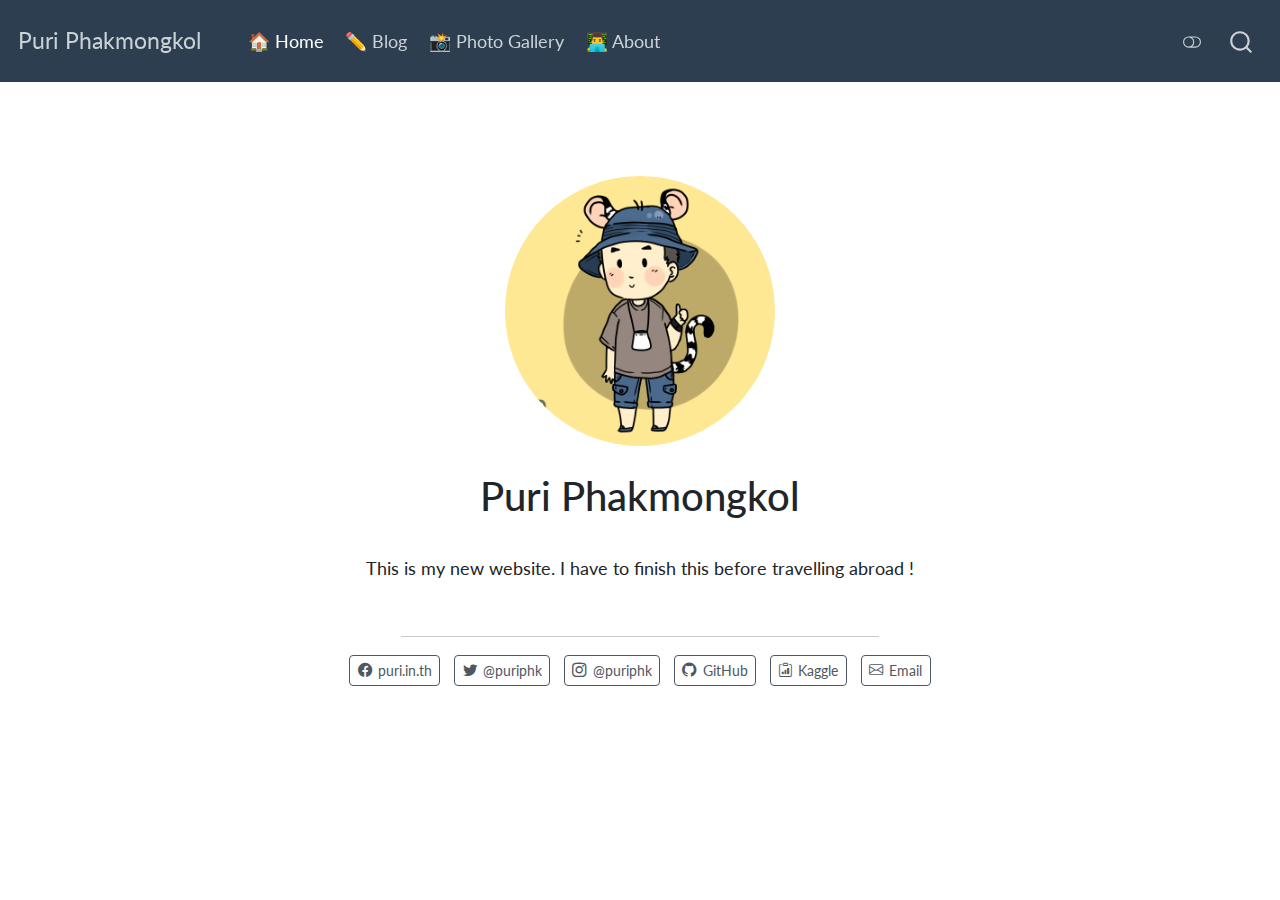
<file: _site/index.html>
<!DOCTYPE html>
<html xmlns="http://www.w3.org/1999/xhtml" lang="en" xml:lang="en"><head>

<meta charset="utf-8">
<meta name="generator" content="quarto-1.2.313">

<meta name="viewport" content="width=device-width, initial-scale=1.0, user-scalable=yes">


<title>Puri Phakmongkol</title>
<style>
code{white-space: pre-wrap;}
span.smallcaps{font-variant: small-caps;}
div.columns{display: flex; gap: min(4vw, 1.5em);}
div.column{flex: auto; overflow-x: auto;}
div.hanging-indent{margin-left: 1.5em; text-indent: -1.5em;}
ul.task-list{list-style: none;}
ul.task-list li input[type="checkbox"] {
  width: 0.8em;
  margin: 0 0.8em 0.2em -1.6em;
  vertical-align: middle;
}
</style>


<script src="site_libs/quarto-nav/quarto-nav.js"></script>
<script src="site_libs/quarto-nav/headroom.min.js"></script>
<script src="site_libs/clipboard/clipboard.min.js"></script>
<script src="site_libs/quarto-search/autocomplete.umd.js"></script>
<script src="site_libs/quarto-search/fuse.min.js"></script>
<script src="site_libs/quarto-search/quarto-search.js"></script>
<meta name="quarto:offset" content="./">
<link href="./images/profile.jpg" rel="icon" type="image/jpeg">
<script src="site_libs/quarto-html/quarto.js"></script>
<script src="site_libs/quarto-html/popper.min.js"></script>
<script src="site_libs/quarto-html/tippy.umd.min.js"></script>
<link href="site_libs/quarto-html/tippy.css" rel="stylesheet">
<link href="site_libs/quarto-html/quarto-syntax-highlighting.css" rel="stylesheet" class="quarto-color-scheme" id="quarto-text-highlighting-styles">
<link href="site_libs/quarto-html/quarto-syntax-highlighting-dark.css" rel="prefetch" class="quarto-color-scheme quarto-color-alternate" id="quarto-text-highlighting-styles">
<script src="site_libs/bootstrap/bootstrap.min.js"></script>
<link href="site_libs/bootstrap/bootstrap-icons.css" rel="stylesheet">
<link href="site_libs/bootstrap/bootstrap.min.css" rel="stylesheet" class="quarto-color-scheme" id="quarto-bootstrap" data-mode="light">
<link href="site_libs/bootstrap/bootstrap-dark.min.css" rel="prefetch" class="quarto-color-scheme quarto-color-alternate" id="quarto-bootstrap" data-mode="dark">
<script id="quarto-search-options" type="application/json">{
  "location": "navbar",
  "copy-button": false,
  "collapse-after": 3,
  "panel-placement": "end",
  "type": "overlay",
  "limit": 20,
  "language": {
    "search-no-results-text": "No results",
    "search-matching-documents-text": "matching documents",
    "search-copy-link-title": "Copy link to search",
    "search-hide-matches-text": "Hide additional matches",
    "search-more-match-text": "more match in this document",
    "search-more-matches-text": "more matches in this document",
    "search-clear-button-title": "Clear",
    "search-detached-cancel-button-title": "Cancel",
    "search-submit-button-title": "Submit"
  }
}</script>


<link rel="stylesheet" href="styles.css">
</head>

<body class="nav-fixed fullcontent">

<div id="quarto-search-results"></div>
  <header id="quarto-header" class="headroom fixed-top">
    <nav class="navbar navbar-expand-lg navbar-dark ">
      <div class="navbar-container container-fluid">
      <div class="navbar-brand-container">
    <a class="navbar-brand" href="./index.html">
    <span class="navbar-title">Puri Phakmongkol</span>
    </a>
  </div>
          <button class="navbar-toggler" type="button" data-bs-toggle="collapse" data-bs-target="#navbarCollapse" aria-controls="navbarCollapse" aria-expanded="false" aria-label="Toggle navigation" onclick="if (window.quartoToggleHeadroom) { window.quartoToggleHeadroom(); }">
  <span class="navbar-toggler-icon"></span>
</button>
          <div class="collapse navbar-collapse" id="navbarCollapse">
            <ul class="navbar-nav navbar-nav-scroll me-auto">
  <li class="nav-item">
    <a class="nav-link active" href="./index.html" aria-current="page">
 <span class="menu-text">🏠 Home</span></a>
  </li>  
  <li class="nav-item">
    <a class="nav-link" href="./blog/index.html">
 <span class="menu-text">✏️ Blog</span></a>
  </li>  
  <li class="nav-item">
    <a class="nav-link" href="./gallery/index.html">
 <span class="menu-text">📸 Photo Gallery</span></a>
  </li>  
  <li class="nav-item">
    <a class="nav-link" href="./pages/about.html">
 <span class="menu-text">👨‍💻 About</span></a>
  </li>  
</ul>
              <div class="quarto-toggle-container">
                  <a href="" class="quarto-color-scheme-toggle nav-link" onclick="window.quartoToggleColorScheme(); return false;" title="Toggle dark mode"><i class="bi"></i></a>
              </div>
              <div id="quarto-search" class="" title="Search"></div>
          </div> <!-- /navcollapse -->
      </div> <!-- /container-fluid -->
    </nav>
</header>
<!-- content -->
<div id="quarto-content" class="quarto-container page-columns page-rows-contents page-layout-article page-navbar">
<!-- sidebar -->
<!-- margin-sidebar -->
    
<!-- main -->
<div class="quarto-about-jolla">
  <img src="images/profile.jpg" class="about-image
  round " style="height: 15em; width: 15em;">
 <header id="title-block-header" class="quarto-title-block default">
<div class="quarto-title">
<h1 class="title">Puri Phakmongkol</h1>
</div>
<div class="quarto-title-meta">
  </div>
</header><main class="content" id="quarto-document-content">
<p>This is my new website. I have to finish this before travelling abroad !</p>


</main> 
  <hr class="about-sep">
   <div class="about-links">
  <a href="https://fb.com/purixinth" class="about-link">
    <i class="bi bi-facebook"></i>
     <span class="about-link-text">puri.in.th</span>
  </a>
  <a href="https://twitter.com/puriphk" class="about-link">
    <i class="bi bi-twitter"></i>
     <span class="about-link-text"><span class="citation" data-cites="puriphk">@puriphk</span></span>
  </a>
  <a href="https://instagram.com/puriphk" class="about-link">
    <i class="bi bi-instagram"></i>
     <span class="about-link-text"><span class="citation" data-cites="puriphk">@puriphk</span></span>
  </a>
  <a href="https://github.com/suakow" class="about-link">
    <i class="bi bi-github"></i>
     <span class="about-link-text">GitHub</span>
  </a>
  <a href="https://www.kaggle.com/suakao" class="about-link">
    <i class="bi bi-clipboard-data"></i>
     <span class="about-link-text">Kaggle</span>
  </a>
  <a href="mailto:me@puri.in.th" class="about-link">
    <i class="bi bi-envelope"></i>
     <span class="about-link-text">Email</span>
  </a>
</div>
</div>
 <!-- /main -->
<script id="quarto-html-after-body" type="application/javascript">
window.document.addEventListener("DOMContentLoaded", function (event) {
  const toggleBodyColorMode = (bsSheetEl) => {
    const mode = bsSheetEl.getAttribute("data-mode");
    const bodyEl = window.document.querySelector("body");
    if (mode === "dark") {
      bodyEl.classList.add("quarto-dark");
      bodyEl.classList.remove("quarto-light");
    } else {
      bodyEl.classList.add("quarto-light");
      bodyEl.classList.remove("quarto-dark");
    }
  }
  const toggleBodyColorPrimary = () => {
    const bsSheetEl = window.document.querySelector("link#quarto-bootstrap");
    if (bsSheetEl) {
      toggleBodyColorMode(bsSheetEl);
    }
  }
  toggleBodyColorPrimary();  
  const disableStylesheet = (stylesheets) => {
    for (let i=0; i < stylesheets.length; i++) {
      const stylesheet = stylesheets[i];
      stylesheet.rel = 'prefetch';
    }
  }
  const enableStylesheet = (stylesheets) => {
    for (let i=0; i < stylesheets.length; i++) {
      const stylesheet = stylesheets[i];
      stylesheet.rel = 'stylesheet';
    }
  }
  const manageTransitions = (selector, allowTransitions) => {
    const els = window.document.querySelectorAll(selector);
    for (let i=0; i < els.length; i++) {
      const el = els[i];
      if (allowTransitions) {
        el.classList.remove('notransition');
      } else {
        el.classList.add('notransition');
      }
    }
  }
  const toggleColorMode = (alternate) => {
    // Switch the stylesheets
    const alternateStylesheets = window.document.querySelectorAll('link.quarto-color-scheme.quarto-color-alternate');
    manageTransitions('#quarto-margin-sidebar .nav-link', false);
    if (alternate) {
      enableStylesheet(alternateStylesheets);
      for (const sheetNode of alternateStylesheets) {
        if (sheetNode.id === "quarto-bootstrap") {
          toggleBodyColorMode(sheetNode);
        }
      }
    } else {
      disableStylesheet(alternateStylesheets);
      toggleBodyColorPrimary();
    }
    manageTransitions('#quarto-margin-sidebar .nav-link', true);
    // Switch the toggles
    const toggles = window.document.querySelectorAll('.quarto-color-scheme-toggle');
    for (let i=0; i < toggles.length; i++) {
      const toggle = toggles[i];
      if (toggle) {
        if (alternate) {
          toggle.classList.add("alternate");     
        } else {
          toggle.classList.remove("alternate");
        }
      }
    }
    // Hack to workaround the fact that safari doesn't
    // properly recolor the scrollbar when toggling (#1455)
    if (navigator.userAgent.indexOf('Safari') > 0 && navigator.userAgent.indexOf('Chrome') == -1) {
      manageTransitions("body", false);
      window.scrollTo(0, 1);
      setTimeout(() => {
        window.scrollTo(0, 0);
        manageTransitions("body", true);
      }, 40);  
    }
  }
  const isFileUrl = () => { 
    return window.location.protocol === 'file:';
  }
  const hasAlternateSentinel = () => {  
    let styleSentinel = getColorSchemeSentinel();
    if (styleSentinel !== null) {
      return styleSentinel === "alternate";
    } else {
      return false;
    }
  }
  const setStyleSentinel = (alternate) => {
    const value = alternate ? "alternate" : "default";
    if (!isFileUrl()) {
      window.localStorage.setItem("quarto-color-scheme", value);
    } else {
      localAlternateSentinel = value;
    }
  }
  const getColorSchemeSentinel = () => {
    if (!isFileUrl()) {
      const storageValue = window.localStorage.getItem("quarto-color-scheme");
      return storageValue != null ? storageValue : localAlternateSentinel;
    } else {
      return localAlternateSentinel;
    }
  }
  let localAlternateSentinel = 'default';
  // Dark / light mode switch
  window.quartoToggleColorScheme = () => {
    // Read the current dark / light value 
    let toAlternate = !hasAlternateSentinel();
    toggleColorMode(toAlternate);
    setStyleSentinel(toAlternate);
  };
  // Ensure there is a toggle, if there isn't float one in the top right
  if (window.document.querySelector('.quarto-color-scheme-toggle') === null) {
    const a = window.document.createElement('a');
    a.classList.add('top-right');
    a.classList.add('quarto-color-scheme-toggle');
    a.href = "";
    a.onclick = function() { try { window.quartoToggleColorScheme(); } catch {} return false; };
    const i = window.document.createElement("i");
    i.classList.add('bi');
    a.appendChild(i);
    window.document.body.appendChild(a);
  }
  // Switch to dark mode if need be
  if (hasAlternateSentinel()) {
    toggleColorMode(true);
  } else {
    toggleColorMode(false);
  }
  const clipboard = new window.ClipboardJS('.code-copy-button', {
    target: function(trigger) {
      return trigger.previousElementSibling;
    }
  });
  clipboard.on('success', function(e) {
    // button target
    const button = e.trigger;
    // don't keep focus
    button.blur();
    // flash "checked"
    button.classList.add('code-copy-button-checked');
    var currentTitle = button.getAttribute("title");
    button.setAttribute("title", "Copied!");
    let tooltip;
    if (window.bootstrap) {
      button.setAttribute("data-bs-toggle", "tooltip");
      button.setAttribute("data-bs-placement", "left");
      button.setAttribute("data-bs-title", "Copied!");
      tooltip = new bootstrap.Tooltip(button, 
        { trigger: "manual", 
          customClass: "code-copy-button-tooltip",
          offset: [0, -8]});
      tooltip.show();    
    }
    setTimeout(function() {
      if (tooltip) {
        tooltip.hide();
        button.removeAttribute("data-bs-title");
        button.removeAttribute("data-bs-toggle");
        button.removeAttribute("data-bs-placement");
      }
      button.setAttribute("title", currentTitle);
      button.classList.remove('code-copy-button-checked');
    }, 1000);
    // clear code selection
    e.clearSelection();
  });
  function tippyHover(el, contentFn) {
    const config = {
      allowHTML: true,
      content: contentFn,
      maxWidth: 500,
      delay: 100,
      arrow: false,
      appendTo: function(el) {
          return el.parentElement;
      },
      interactive: true,
      interactiveBorder: 10,
      theme: 'quarto',
      placement: 'bottom-start'
    };
    window.tippy(el, config); 
  }
  const noterefs = window.document.querySelectorAll('a[role="doc-noteref"]');
  for (var i=0; i<noterefs.length; i++) {
    const ref = noterefs[i];
    tippyHover(ref, function() {
      // use id or data attribute instead here
      let href = ref.getAttribute('data-footnote-href') || ref.getAttribute('href');
      try { href = new URL(href).hash; } catch {}
      const id = href.replace(/^#\/?/, "");
      const note = window.document.getElementById(id);
      return note.innerHTML;
    });
  }
  const findCites = (el) => {
    const parentEl = el.parentElement;
    if (parentEl) {
      const cites = parentEl.dataset.cites;
      if (cites) {
        return {
          el,
          cites: cites.split(' ')
        };
      } else {
        return findCites(el.parentElement)
      }
    } else {
      return undefined;
    }
  };
  var bibliorefs = window.document.querySelectorAll('a[role="doc-biblioref"]');
  for (var i=0; i<bibliorefs.length; i++) {
    const ref = bibliorefs[i];
    const citeInfo = findCites(ref);
    if (citeInfo) {
      tippyHover(citeInfo.el, function() {
        var popup = window.document.createElement('div');
        citeInfo.cites.forEach(function(cite) {
          var citeDiv = window.document.createElement('div');
          citeDiv.classList.add('hanging-indent');
          citeDiv.classList.add('csl-entry');
          var biblioDiv = window.document.getElementById('ref-' + cite);
          if (biblioDiv) {
            citeDiv.innerHTML = biblioDiv.innerHTML;
          }
          popup.appendChild(citeDiv);
        });
        return popup.innerHTML;
      });
    }
  }
});
</script>
</div> <!-- /content -->



</body></html>
</file>
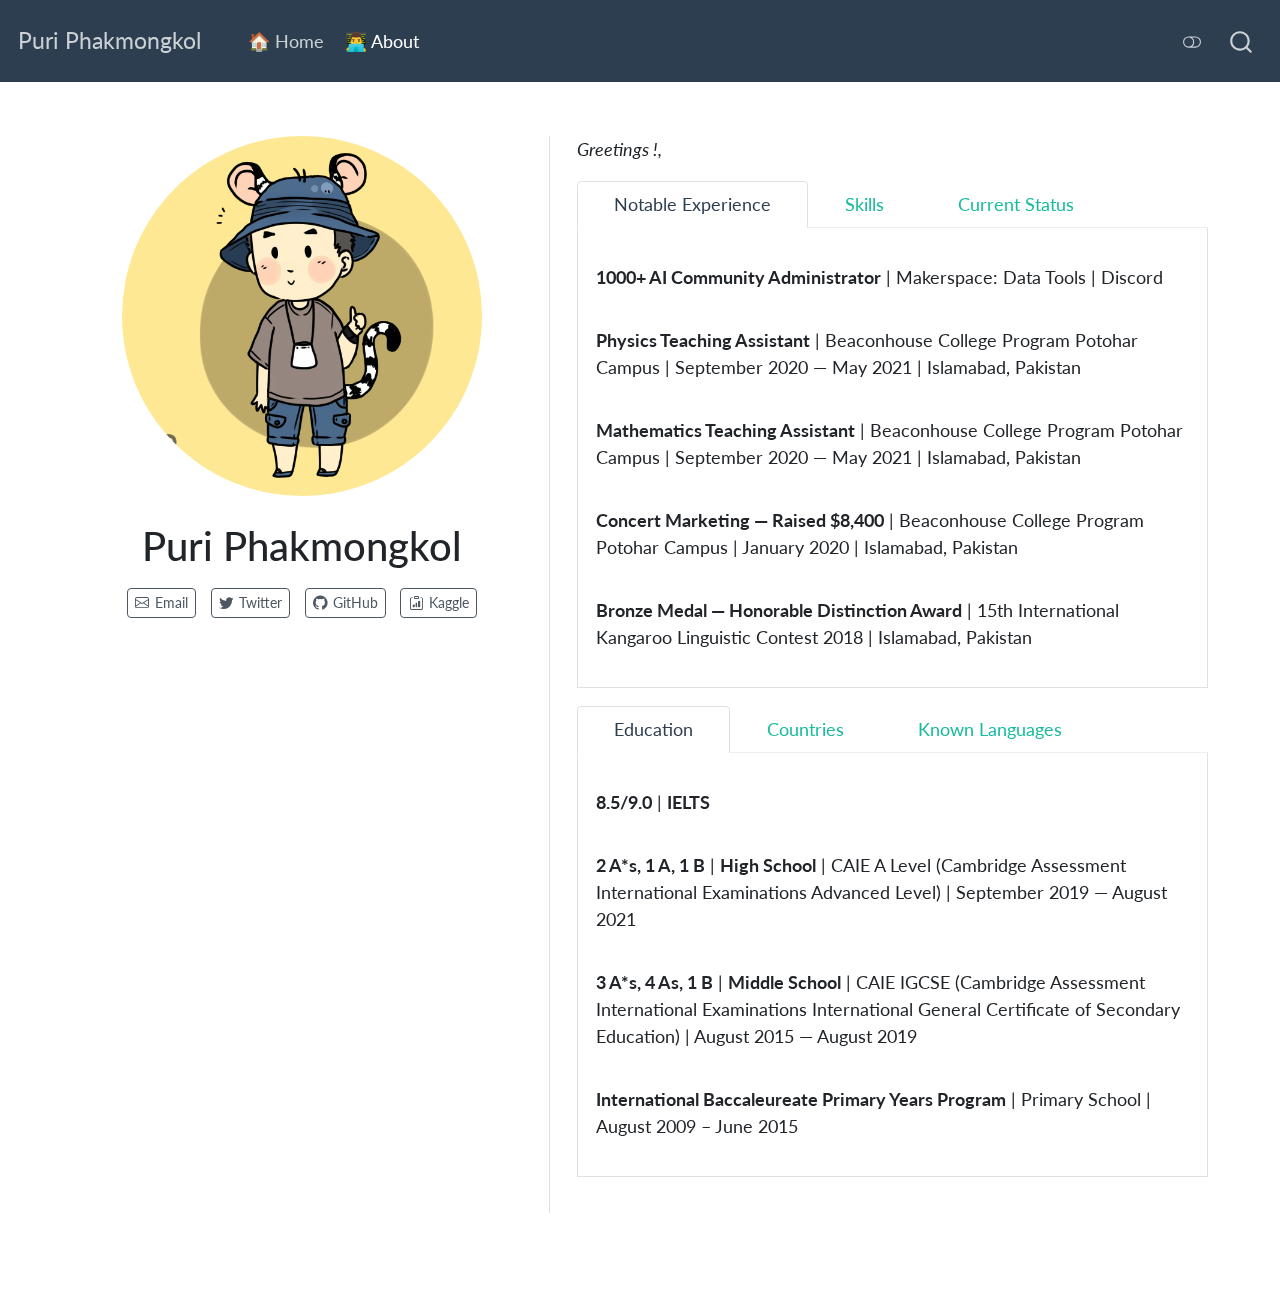
<file: _site/about.html>
<!DOCTYPE html>
<html xmlns="http://www.w3.org/1999/xhtml" lang="en" xml:lang="en"><head>

<meta charset="utf-8">
<meta name="generator" content="quarto-1.2.313">

<meta name="viewport" content="width=device-width, initial-scale=1.0, user-scalable=yes">


<title>Puri Phakmongkol</title>
<style>
code{white-space: pre-wrap;}
span.smallcaps{font-variant: small-caps;}
div.columns{display: flex; gap: min(4vw, 1.5em);}
div.column{flex: auto; overflow-x: auto;}
div.hanging-indent{margin-left: 1.5em; text-indent: -1.5em;}
ul.task-list{list-style: none;}
ul.task-list li input[type="checkbox"] {
  width: 0.8em;
  margin: 0 0.8em 0.2em -1.6em;
  vertical-align: middle;
}
</style>


<script src="site_libs/quarto-nav/quarto-nav.js"></script>
<script src="site_libs/quarto-nav/headroom.min.js"></script>
<script src="site_libs/clipboard/clipboard.min.js"></script>
<script src="site_libs/quarto-search/autocomplete.umd.js"></script>
<script src="site_libs/quarto-search/fuse.min.js"></script>
<script src="site_libs/quarto-search/quarto-search.js"></script>
<meta name="quarto:offset" content="./">
<script src="site_libs/quarto-html/quarto.js"></script>
<script src="site_libs/quarto-html/popper.min.js"></script>
<script src="site_libs/quarto-html/tippy.umd.min.js"></script>
<link href="site_libs/quarto-html/tippy.css" rel="stylesheet">
<link href="site_libs/quarto-html/quarto-syntax-highlighting.css" rel="stylesheet" class="quarto-color-scheme" id="quarto-text-highlighting-styles">
<link href="site_libs/quarto-html/quarto-syntax-highlighting-dark.css" rel="prefetch" class="quarto-color-scheme quarto-color-alternate" id="quarto-text-highlighting-styles">
<script src="site_libs/bootstrap/bootstrap.min.js"></script>
<link href="site_libs/bootstrap/bootstrap-icons.css" rel="stylesheet">
<link href="site_libs/bootstrap/bootstrap.min.css" rel="stylesheet" class="quarto-color-scheme" id="quarto-bootstrap" data-mode="light">
<link href="site_libs/bootstrap/bootstrap-dark.min.css" rel="prefetch" class="quarto-color-scheme quarto-color-alternate" id="quarto-bootstrap" data-mode="dark">
<script id="quarto-search-options" type="application/json">{
  "location": "navbar",
  "copy-button": false,
  "collapse-after": 3,
  "panel-placement": "end",
  "type": "overlay",
  "limit": 20,
  "language": {
    "search-no-results-text": "No results",
    "search-matching-documents-text": "matching documents",
    "search-copy-link-title": "Copy link to search",
    "search-hide-matches-text": "Hide additional matches",
    "search-more-match-text": "more match in this document",
    "search-more-matches-text": "more matches in this document",
    "search-clear-button-title": "Clear",
    "search-detached-cancel-button-title": "Cancel",
    "search-submit-button-title": "Submit"
  }
}</script>


<link rel="stylesheet" href="styles.css">
</head>

<body class="nav-fixed">

<div id="quarto-search-results"></div>
  <header id="quarto-header" class="headroom fixed-top">
    <nav class="navbar navbar-expand-lg navbar-dark ">
      <div class="navbar-container container-fluid">
      <div class="navbar-brand-container">
    <a class="navbar-brand" href="./index.html">
    <span class="navbar-title">Puri Phakmongkol</span>
    </a>
  </div>
          <button class="navbar-toggler" type="button" data-bs-toggle="collapse" data-bs-target="#navbarCollapse" aria-controls="navbarCollapse" aria-expanded="false" aria-label="Toggle navigation" onclick="if (window.quartoToggleHeadroom) { window.quartoToggleHeadroom(); }">
  <span class="navbar-toggler-icon"></span>
</button>
          <div class="collapse navbar-collapse" id="navbarCollapse">
            <ul class="navbar-nav navbar-nav-scroll me-auto">
  <li class="nav-item">
    <a class="nav-link" href="./index.html">
 <span class="menu-text">🏠 Home</span></a>
  </li>  
  <li class="nav-item">
    <a class="nav-link active" href="./about.html" aria-current="page">
 <span class="menu-text">👨‍💻 About</span></a>
  </li>  
</ul>
              <div class="quarto-toggle-container">
                  <a href="" class="quarto-color-scheme-toggle nav-link" onclick="window.quartoToggleColorScheme(); return false;" title="Toggle dark mode"><i class="bi"></i></a>
              </div>
              <div id="quarto-search" class="" title="Search"></div>
          </div> <!-- /navcollapse -->
      </div> <!-- /container-fluid -->
    </nav>
</header>
<!-- content -->
<div id="quarto-content" class="quarto-container page-columns page-rows-contents page-layout-full page-navbar">
<!-- sidebar -->
<!-- margin-sidebar -->
    
<!-- main -->
<div class="quarto-about-trestles column-page">
  <div class="about-entity">
    <img src="images/profile.jpg" class="about-image
  round " style="height: 20em; width: 20em;">
<header id="title-block-header" class="quarto-title-block default">
<div class="quarto-title">
<h1 class="title">Puri Phakmongkol</h1>
</div>
<div class="quarto-title-meta">
  </div>
</header>
    <div class="about-links">
  <a href="mailto:me@puri.in.th" class="about-link">
    <i class="bi bi-envelope"></i>
     <span class="about-link-text">Email</span>
  </a>
  <a href="https://twitter.com/puriphk" class="about-link">
    <i class="bi bi-twitter"></i>
     <span class="about-link-text">Twitter</span>
  </a>
  <a href="https://github.com/suakow" class="about-link">
    <i class="bi bi-github"></i>
     <span class="about-link-text">GitHub</span>
  </a>
  <a href="https://www.kaggle.com/suakao" class="about-link">
    <i class="bi bi-clipboard-data"></i>
     <span class="about-link-text">Kaggle</span>
  </a>
</div>
  </div>
  <div class="about-contents"><main class="content column-page" id="quarto-document-content">
<p><em>Greetings !,</em></p>
<div class="panel-tabset">
<ul class="nav nav-tabs" role="tablist"><li class="nav-item" role="presentation"><a class="nav-link active" id="tabset-1-1-tab" data-bs-toggle="tab" data-bs-target="#tabset-1-1" role="tab" aria-controls="tabset-1-1" aria-selected="true">Notable Experience</a></li><li class="nav-item" role="presentation"><a class="nav-link" id="tabset-1-2-tab" data-bs-toggle="tab" data-bs-target="#tabset-1-2" role="tab" aria-controls="tabset-1-2" aria-selected="false">Skills</a></li><li class="nav-item" role="presentation"><a class="nav-link" id="tabset-1-3-tab" data-bs-toggle="tab" data-bs-target="#tabset-1-3" role="tab" aria-controls="tabset-1-3" aria-selected="false">Current Status</a></li></ul>
<div class="tab-content">
<div id="tabset-1-1" class="tab-pane active" role="tabpanel" aria-labelledby="tabset-1-1-tab">
<p><strong>1000+ AI Community Administrator</strong> | Makerspace: Data Tools | Discord</p>
<p><strong>Physics Teaching Assistant</strong> | Beaconhouse College Program Potohar Campus | September 2020 — May 2021 | Islamabad, Pakistan</p>
<p><strong>Mathematics Teaching Assistant</strong> | Beaconhouse College Program Potohar Campus | September 2020 — May 2021 | Islamabad, Pakistan</p>
<p><strong>Concert Marketing — Raised $8,400</strong> | Beaconhouse College Program Potohar Campus | January 2020 | Islamabad, Pakistan</p>
<p><strong>Bronze Medal — Honorable Distinction Award</strong> | 15th International Kangaroo Linguistic Contest 2018 | Islamabad, Pakistan</p>
</div>
<div id="tabset-1-2" class="tab-pane" role="tabpanel" aria-labelledby="tabset-1-2-tab">
<p><strong>Programming</strong> | Tool of choice: Python</p>
<p><strong>3D Computer Graphics</strong> | Tool of choice: Blender</p>
<p><strong>Teaching</strong> | Can teach in a logical manner that fosters understanding and the solidification of concepts.</p>
<p><strong>English</strong> | Can use the language to a very high degree of complexity. I have better proficiency than most native speakers.</p>
</div>
<div id="tabset-1-3" class="tab-pane" role="tabpanel" aria-labelledby="tabset-1-3-tab">
<p><strong>1000+ AI Community Administrator</strong> | Makerspace: Data Tools | Discord</p>
<p>Gap Year</p>
</div>
</div>
</div>
<div class="panel-tabset">
<ul class="nav nav-tabs" role="tablist"><li class="nav-item" role="presentation"><a class="nav-link active" id="tabset-2-1-tab" data-bs-toggle="tab" data-bs-target="#tabset-2-1" role="tab" aria-controls="tabset-2-1" aria-selected="true">Education</a></li><li class="nav-item" role="presentation"><a class="nav-link" id="tabset-2-2-tab" data-bs-toggle="tab" data-bs-target="#tabset-2-2" role="tab" aria-controls="tabset-2-2" aria-selected="false">Countries</a></li><li class="nav-item" role="presentation"><a class="nav-link" id="tabset-2-3-tab" data-bs-toggle="tab" data-bs-target="#tabset-2-3" role="tab" aria-controls="tabset-2-3" aria-selected="false">Known Languages</a></li></ul>
<div class="tab-content">
<div id="tabset-2-1" class="tab-pane active" role="tabpanel" aria-labelledby="tabset-2-1-tab">
<p><strong>8.5/9.0</strong> | <strong>IELTS</strong></p>
<p><strong>2 A*s, 1 A, 1 B</strong> | <strong>High School</strong> | CAIE A Level (Cambridge Assessment International Examinations Advanced Level) | September 2019 — August 2021</p>
<p><strong>3 A*s, 4 As, 1 B</strong> | <strong>Middle School</strong> | CAIE IGCSE (Cambridge Assessment International Examinations International General Certificate of Secondary Education) | August 2015 — August 2019</p>
<p><strong>International Baccaleureate Primary Years Program</strong> | Primary School | August 2009 – June 2015</p>
</div>
<div id="tabset-2-2" class="tab-pane" role="tabpanel" aria-labelledby="tabset-2-2-tab">
<section id="lived-in" class="level2">
<h2 data-anchor-id="lived-in">Lived in</h2>
<p><strong>United Kingdom</strong> (5 years) | <strong>Saudi Arabia</strong> (6 years) | <strong>Pakistan</strong> (9 years)</p>
</section>
<section id="been-to" class="level2">
<h2 data-anchor-id="been-to">Been to</h2>
<!-- TODO: Use footnotes instead of asterisks. -->
<!-- Need to figure out how to make all footnotes reference the same footnote -->
<p><strong>Egypt</strong>* | <strong>England</strong> | <strong>France</strong> | <strong>Greece</strong> | <strong>Italy</strong> | <strong>Jordan</strong>* | <strong>Lebanon</strong>* | <strong>Malaysia</strong> | <strong>Pakistan</strong> | <strong>Qatar</strong>* | <strong>Saudi Arabia</strong> | <strong>Sri Lanka</strong> | <strong>Switzerland</strong> | <strong>Tanzania</strong> | <strong>Thailand</strong> | <strong>Turkey</strong> | <strong>UAE</strong> | <strong>Wales</strong></p>
<p><span style="font-size:8px">*Transit destinations; I count them still because I was technically within the country’s border.</span></p>
</section>
</div>
<div id="tabset-2-3" class="tab-pane" role="tabpanel" aria-labelledby="tabset-2-3-tab">
<p><strong>English</strong> | Better than most native speakers.</p>
<p><strong>Urdu</strong> | Good speaking and listening competency. Fair writing and reading competency.</p>
<p><strong>Japanese</strong> | Currently learning.</p>
</div>
</div>
</div>


</main></div>
</div>
 <!-- /main -->
<script id="quarto-html-after-body" type="application/javascript">
window.document.addEventListener("DOMContentLoaded", function (event) {
  const toggleBodyColorMode = (bsSheetEl) => {
    const mode = bsSheetEl.getAttribute("data-mode");
    const bodyEl = window.document.querySelector("body");
    if (mode === "dark") {
      bodyEl.classList.add("quarto-dark");
      bodyEl.classList.remove("quarto-light");
    } else {
      bodyEl.classList.add("quarto-light");
      bodyEl.classList.remove("quarto-dark");
    }
  }
  const toggleBodyColorPrimary = () => {
    const bsSheetEl = window.document.querySelector("link#quarto-bootstrap");
    if (bsSheetEl) {
      toggleBodyColorMode(bsSheetEl);
    }
  }
  toggleBodyColorPrimary();  
  const disableStylesheet = (stylesheets) => {
    for (let i=0; i < stylesheets.length; i++) {
      const stylesheet = stylesheets[i];
      stylesheet.rel = 'prefetch';
    }
  }
  const enableStylesheet = (stylesheets) => {
    for (let i=0; i < stylesheets.length; i++) {
      const stylesheet = stylesheets[i];
      stylesheet.rel = 'stylesheet';
    }
  }
  const manageTransitions = (selector, allowTransitions) => {
    const els = window.document.querySelectorAll(selector);
    for (let i=0; i < els.length; i++) {
      const el = els[i];
      if (allowTransitions) {
        el.classList.remove('notransition');
      } else {
        el.classList.add('notransition');
      }
    }
  }
  const toggleColorMode = (alternate) => {
    // Switch the stylesheets
    const alternateStylesheets = window.document.querySelectorAll('link.quarto-color-scheme.quarto-color-alternate');
    manageTransitions('#quarto-margin-sidebar .nav-link', false);
    if (alternate) {
      enableStylesheet(alternateStylesheets);
      for (const sheetNode of alternateStylesheets) {
        if (sheetNode.id === "quarto-bootstrap") {
          toggleBodyColorMode(sheetNode);
        }
      }
    } else {
      disableStylesheet(alternateStylesheets);
      toggleBodyColorPrimary();
    }
    manageTransitions('#quarto-margin-sidebar .nav-link', true);
    // Switch the toggles
    const toggles = window.document.querySelectorAll('.quarto-color-scheme-toggle');
    for (let i=0; i < toggles.length; i++) {
      const toggle = toggles[i];
      if (toggle) {
        if (alternate) {
          toggle.classList.add("alternate");     
        } else {
          toggle.classList.remove("alternate");
        }
      }
    }
    // Hack to workaround the fact that safari doesn't
    // properly recolor the scrollbar when toggling (#1455)
    if (navigator.userAgent.indexOf('Safari') > 0 && navigator.userAgent.indexOf('Chrome') == -1) {
      manageTransitions("body", false);
      window.scrollTo(0, 1);
      setTimeout(() => {
        window.scrollTo(0, 0);
        manageTransitions("body", true);
      }, 40);  
    }
  }
  const isFileUrl = () => { 
    return window.location.protocol === 'file:';
  }
  const hasAlternateSentinel = () => {  
    let styleSentinel = getColorSchemeSentinel();
    if (styleSentinel !== null) {
      return styleSentinel === "alternate";
    } else {
      return false;
    }
  }
  const setStyleSentinel = (alternate) => {
    const value = alternate ? "alternate" : "default";
    if (!isFileUrl()) {
      window.localStorage.setItem("quarto-color-scheme", value);
    } else {
      localAlternateSentinel = value;
    }
  }
  const getColorSchemeSentinel = () => {
    if (!isFileUrl()) {
      const storageValue = window.localStorage.getItem("quarto-color-scheme");
      return storageValue != null ? storageValue : localAlternateSentinel;
    } else {
      return localAlternateSentinel;
    }
  }
  let localAlternateSentinel = 'default';
  // Dark / light mode switch
  window.quartoToggleColorScheme = () => {
    // Read the current dark / light value 
    let toAlternate = !hasAlternateSentinel();
    toggleColorMode(toAlternate);
    setStyleSentinel(toAlternate);
  };
  // Ensure there is a toggle, if there isn't float one in the top right
  if (window.document.querySelector('.quarto-color-scheme-toggle') === null) {
    const a = window.document.createElement('a');
    a.classList.add('top-right');
    a.classList.add('quarto-color-scheme-toggle');
    a.href = "";
    a.onclick = function() { try { window.quartoToggleColorScheme(); } catch {} return false; };
    const i = window.document.createElement("i");
    i.classList.add('bi');
    a.appendChild(i);
    window.document.body.appendChild(a);
  }
  // Switch to dark mode if need be
  if (hasAlternateSentinel()) {
    toggleColorMode(true);
  } else {
    toggleColorMode(false);
  }
  const clipboard = new window.ClipboardJS('.code-copy-button', {
    target: function(trigger) {
      return trigger.previousElementSibling;
    }
  });
  clipboard.on('success', function(e) {
    // button target
    const button = e.trigger;
    // don't keep focus
    button.blur();
    // flash "checked"
    button.classList.add('code-copy-button-checked');
    var currentTitle = button.getAttribute("title");
    button.setAttribute("title", "Copied!");
    let tooltip;
    if (window.bootstrap) {
      button.setAttribute("data-bs-toggle", "tooltip");
      button.setAttribute("data-bs-placement", "left");
      button.setAttribute("data-bs-title", "Copied!");
      tooltip = new bootstrap.Tooltip(button, 
        { trigger: "manual", 
          customClass: "code-copy-button-tooltip",
          offset: [0, -8]});
      tooltip.show();    
    }
    setTimeout(function() {
      if (tooltip) {
        tooltip.hide();
        button.removeAttribute("data-bs-title");
        button.removeAttribute("data-bs-toggle");
        button.removeAttribute("data-bs-placement");
      }
      button.setAttribute("title", currentTitle);
      button.classList.remove('code-copy-button-checked');
    }, 1000);
    // clear code selection
    e.clearSelection();
  });
  function tippyHover(el, contentFn) {
    const config = {
      allowHTML: true,
      content: contentFn,
      maxWidth: 500,
      delay: 100,
      arrow: false,
      appendTo: function(el) {
          return el.parentElement;
      },
      interactive: true,
      interactiveBorder: 10,
      theme: 'quarto',
      placement: 'bottom-start'
    };
    window.tippy(el, config); 
  }
  const noterefs = window.document.querySelectorAll('a[role="doc-noteref"]');
  for (var i=0; i<noterefs.length; i++) {
    const ref = noterefs[i];
    tippyHover(ref, function() {
      // use id or data attribute instead here
      let href = ref.getAttribute('data-footnote-href') || ref.getAttribute('href');
      try { href = new URL(href).hash; } catch {}
      const id = href.replace(/^#\/?/, "");
      const note = window.document.getElementById(id);
      return note.innerHTML;
    });
  }
  const findCites = (el) => {
    const parentEl = el.parentElement;
    if (parentEl) {
      const cites = parentEl.dataset.cites;
      if (cites) {
        return {
          el,
          cites: cites.split(' ')
        };
      } else {
        return findCites(el.parentElement)
      }
    } else {
      return undefined;
    }
  };
  var bibliorefs = window.document.querySelectorAll('a[role="doc-biblioref"]');
  for (var i=0; i<bibliorefs.length; i++) {
    const ref = bibliorefs[i];
    const citeInfo = findCites(ref);
    if (citeInfo) {
      tippyHover(citeInfo.el, function() {
        var popup = window.document.createElement('div');
        citeInfo.cites.forEach(function(cite) {
          var citeDiv = window.document.createElement('div');
          citeDiv.classList.add('hanging-indent');
          citeDiv.classList.add('csl-entry');
          var biblioDiv = window.document.getElementById('ref-' + cite);
          if (biblioDiv) {
            citeDiv.innerHTML = biblioDiv.innerHTML;
          }
          popup.appendChild(citeDiv);
        });
        return popup.innerHTML;
      });
    }
  }
});
</script>
</div> <!-- /content -->



</body></html>
</file>
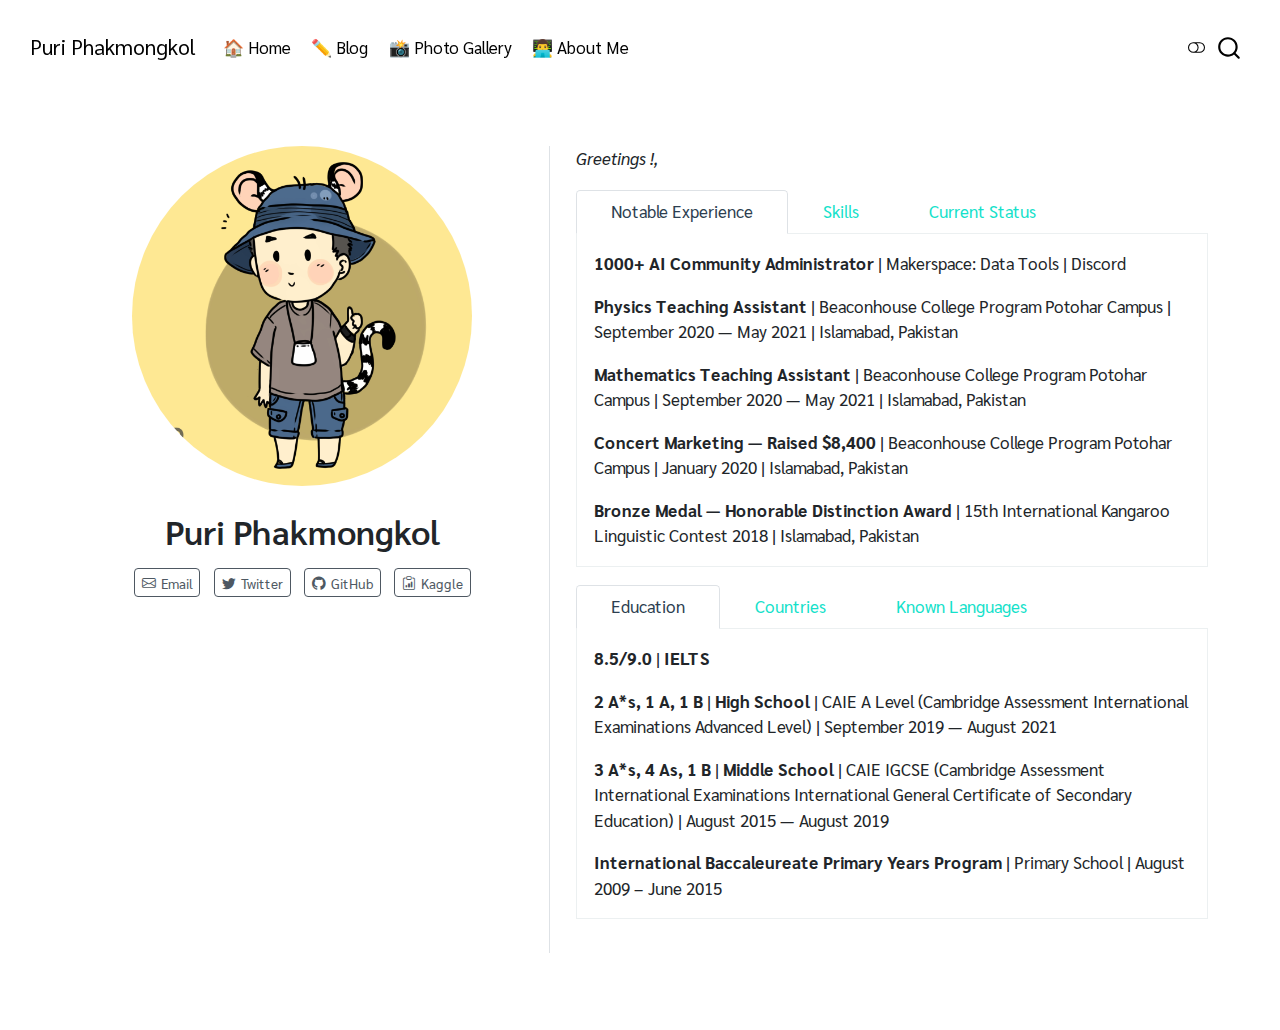
<file: pages/about.html>
<!DOCTYPE html>
<html xmlns="http://www.w3.org/1999/xhtml" lang="en" xml:lang="en"><head>

<meta charset="utf-8">
<meta name="generator" content="quarto-1.2.313">

<meta name="viewport" content="width=device-width, initial-scale=1.0, user-scalable=yes">


<title>Puri Phakmongkol</title>
<style>
code{white-space: pre-wrap;}
span.smallcaps{font-variant: small-caps;}
div.columns{display: flex; gap: min(4vw, 1.5em);}
div.column{flex: auto; overflow-x: auto;}
div.hanging-indent{margin-left: 1.5em; text-indent: -1.5em;}
ul.task-list{list-style: none;}
ul.task-list li input[type="checkbox"] {
  width: 0.8em;
  margin: 0 0.8em 0.2em -1.6em;
  vertical-align: middle;
}
</style>


<script src="../site_libs/quarto-nav/quarto-nav.js"></script>
<script src="../site_libs/quarto-nav/headroom.min.js"></script>
<script src="../site_libs/clipboard/clipboard.min.js"></script>
<script src="../site_libs/quarto-search/autocomplete.umd.js"></script>
<script src="../site_libs/quarto-search/fuse.min.js"></script>
<script src="../site_libs/quarto-search/quarto-search.js"></script>
<meta name="quarto:offset" content="../">
<link href="../images/profile.jpg" rel="icon" type="image/jpeg">
<script src="../site_libs/quarto-html/quarto.js"></script>
<script src="../site_libs/quarto-html/popper.min.js"></script>
<script src="../site_libs/quarto-html/tippy.umd.min.js"></script>
<link href="../site_libs/quarto-html/tippy.css" rel="stylesheet">
<link href="../site_libs/quarto-html/quarto-syntax-highlighting.css" rel="stylesheet" class="quarto-color-scheme" id="quarto-text-highlighting-styles">
<link href="../site_libs/quarto-html/quarto-syntax-highlighting-dark.css" rel="prefetch" class="quarto-color-scheme quarto-color-alternate" id="quarto-text-highlighting-styles">
<script src="../site_libs/bootstrap/bootstrap.min.js"></script>
<link href="../site_libs/bootstrap/bootstrap-icons.css" rel="stylesheet">
<link href="../site_libs/bootstrap/bootstrap.min.css" rel="stylesheet" class="quarto-color-scheme" id="quarto-bootstrap" data-mode="light">
<link href="../site_libs/bootstrap/bootstrap-dark.min.css" rel="prefetch" class="quarto-color-scheme quarto-color-alternate" id="quarto-bootstrap" data-mode="dark">
<script id="quarto-search-options" type="application/json">{
  "location": "navbar",
  "copy-button": false,
  "collapse-after": 3,
  "panel-placement": "end",
  "type": "overlay",
  "limit": 20,
  "language": {
    "search-no-results-text": "No results",
    "search-matching-documents-text": "matching documents",
    "search-copy-link-title": "Copy link to search",
    "search-hide-matches-text": "Hide additional matches",
    "search-more-match-text": "more match in this document",
    "search-more-matches-text": "more matches in this document",
    "search-clear-button-title": "Clear",
    "search-detached-cancel-button-title": "Cancel",
    "search-submit-button-title": "Submit"
  }
}</script>


<link rel="stylesheet" href="../styles.css">
</head>

<body class="nav-fixed">

<div id="quarto-search-results"></div>
  <header id="quarto-header" class="headroom fixed-top">
    <nav class="navbar navbar-expand-lg navbar-dark ">
      <div class="navbar-container container-fluid">
      <div class="navbar-brand-container">
    <a class="navbar-brand" href="../index.html">
    <span class="navbar-title">Puri Phakmongkol</span>
    </a>
  </div>
          <button class="navbar-toggler" type="button" data-bs-toggle="collapse" data-bs-target="#navbarCollapse" aria-controls="navbarCollapse" aria-expanded="false" aria-label="Toggle navigation" onclick="if (window.quartoToggleHeadroom) { window.quartoToggleHeadroom(); }">
  <span class="navbar-toggler-icon"></span>
</button>
          <div class="collapse navbar-collapse" id="navbarCollapse">
            <ul class="navbar-nav navbar-nav-scroll me-auto">
  <li class="nav-item">
    <a class="nav-link" href="../index.html">
 <span class="menu-text">🏠 Home</span></a>
  </li>  
  <li class="nav-item">
    <a class="nav-link" href="../blog/index.html">
 <span class="menu-text">✏️ Blog</span></a>
  </li>  
  <li class="nav-item">
    <a class="nav-link" href="../gallery/index.html">
 <span class="menu-text">📸 Photo Gallery</span></a>
  </li>  
  <li class="nav-item">
    <a class="nav-link active" href="../pages/about.html" aria-current="page">
 <span class="menu-text">👨‍💻 About Me</span></a>
  </li>  
</ul>
              <div class="quarto-toggle-container">
                  <a href="" class="quarto-color-scheme-toggle nav-link" onclick="window.quartoToggleColorScheme(); return false;" title="Toggle dark mode"><i class="bi"></i></a>
              </div>
              <div id="quarto-search" class="" title="Search"></div>
          </div> <!-- /navcollapse -->
      </div> <!-- /container-fluid -->
    </nav>
</header>
<!-- content -->
<div id="quarto-content" class="quarto-container page-columns page-rows-contents page-layout-full page-navbar">
<!-- sidebar -->
<!-- margin-sidebar -->
    
<!-- main -->
<div class="quarto-about-trestles column-page">
  <div class="about-entity">
    <img src="../images/profile.jpg" class="about-image
  round " style="height: 20em; width: 20em;">
<header id="title-block-header" class="quarto-title-block default">
<div class="quarto-title">
<h1 class="title">Puri Phakmongkol</h1>
</div>
<div class="quarto-title-meta">
  </div>
</header>
    <div class="about-links">
  <a href="mailto:me@puri.in.th" class="about-link">
    <i class="bi bi-envelope"></i>
     <span class="about-link-text">Email</span>
  </a>
  <a href="https://twitter.com/puriphk" class="about-link">
    <i class="bi bi-twitter"></i>
     <span class="about-link-text">Twitter</span>
  </a>
  <a href="https://github.com/suakow" class="about-link">
    <i class="bi bi-github"></i>
     <span class="about-link-text">GitHub</span>
  </a>
  <a href="https://www.kaggle.com/suakao" class="about-link">
    <i class="bi bi-clipboard-data"></i>
     <span class="about-link-text">Kaggle</span>
  </a>
</div>
  </div>
  <div class="about-contents"><main class="content column-page" id="quarto-document-content">
<p><em>Greetings !,</em></p>
<div class="panel-tabset">
<ul class="nav nav-tabs" role="tablist"><li class="nav-item" role="presentation"><a class="nav-link active" id="tabset-1-1-tab" data-bs-toggle="tab" data-bs-target="#tabset-1-1" role="tab" aria-controls="tabset-1-1" aria-selected="true">Notable Experience</a></li><li class="nav-item" role="presentation"><a class="nav-link" id="tabset-1-2-tab" data-bs-toggle="tab" data-bs-target="#tabset-1-2" role="tab" aria-controls="tabset-1-2" aria-selected="false">Skills</a></li><li class="nav-item" role="presentation"><a class="nav-link" id="tabset-1-3-tab" data-bs-toggle="tab" data-bs-target="#tabset-1-3" role="tab" aria-controls="tabset-1-3" aria-selected="false">Current Status</a></li></ul>
<div class="tab-content">
<div id="tabset-1-1" class="tab-pane active" role="tabpanel" aria-labelledby="tabset-1-1-tab">
<p><strong>1000+ AI Community Administrator</strong> | Makerspace: Data Tools | Discord</p>
<p><strong>Physics Teaching Assistant</strong> | Beaconhouse College Program Potohar Campus | September 2020 — May 2021 | Islamabad, Pakistan</p>
<p><strong>Mathematics Teaching Assistant</strong> | Beaconhouse College Program Potohar Campus | September 2020 — May 2021 | Islamabad, Pakistan</p>
<p><strong>Concert Marketing — Raised $8,400</strong> | Beaconhouse College Program Potohar Campus | January 2020 | Islamabad, Pakistan</p>
<p><strong>Bronze Medal — Honorable Distinction Award</strong> | 15th International Kangaroo Linguistic Contest 2018 | Islamabad, Pakistan</p>
</div>
<div id="tabset-1-2" class="tab-pane" role="tabpanel" aria-labelledby="tabset-1-2-tab">
<p><strong>Programming</strong> | Tool of choice: Python</p>
<p><strong>3D Computer Graphics</strong> | Tool of choice: Blender</p>
<p><strong>Teaching</strong> | Can teach in a logical manner that fosters understanding and the solidification of concepts.</p>
<p><strong>English</strong> | Can use the language to a very high degree of complexity. I have better proficiency than most native speakers.</p>
</div>
<div id="tabset-1-3" class="tab-pane" role="tabpanel" aria-labelledby="tabset-1-3-tab">
<p><strong>1000+ AI Community Administrator</strong> | Makerspace: Data Tools | Discord</p>
<p>Gap Year</p>
</div>
</div>
</div>
<div class="panel-tabset">
<ul class="nav nav-tabs" role="tablist"><li class="nav-item" role="presentation"><a class="nav-link active" id="tabset-2-1-tab" data-bs-toggle="tab" data-bs-target="#tabset-2-1" role="tab" aria-controls="tabset-2-1" aria-selected="true">Education</a></li><li class="nav-item" role="presentation"><a class="nav-link" id="tabset-2-2-tab" data-bs-toggle="tab" data-bs-target="#tabset-2-2" role="tab" aria-controls="tabset-2-2" aria-selected="false">Countries</a></li><li class="nav-item" role="presentation"><a class="nav-link" id="tabset-2-3-tab" data-bs-toggle="tab" data-bs-target="#tabset-2-3" role="tab" aria-controls="tabset-2-3" aria-selected="false">Known Languages</a></li></ul>
<div class="tab-content">
<div id="tabset-2-1" class="tab-pane active" role="tabpanel" aria-labelledby="tabset-2-1-tab">
<p><strong>8.5/9.0</strong> | <strong>IELTS</strong></p>
<p><strong>2 A*s, 1 A, 1 B</strong> | <strong>High School</strong> | CAIE A Level (Cambridge Assessment International Examinations Advanced Level) | September 2019 — August 2021</p>
<p><strong>3 A*s, 4 As, 1 B</strong> | <strong>Middle School</strong> | CAIE IGCSE (Cambridge Assessment International Examinations International General Certificate of Secondary Education) | August 2015 — August 2019</p>
<p><strong>International Baccaleureate Primary Years Program</strong> | Primary School | August 2009 – June 2015</p>
</div>
<div id="tabset-2-2" class="tab-pane" role="tabpanel" aria-labelledby="tabset-2-2-tab">
<section id="lived-in" class="level2">
<h2 data-anchor-id="lived-in">Lived in</h2>
<p><strong>United Kingdom</strong> (5 years) | <strong>Saudi Arabia</strong> (6 years) | <strong>Pakistan</strong> (9 years)</p>
</section>
<section id="been-to" class="level2">
<h2 data-anchor-id="been-to">Been to</h2>
<!-- TODO: Use footnotes instead of asterisks. -->
<!-- Need to figure out how to make all footnotes reference the same footnote -->
<p><strong>Egypt</strong>* | <strong>England</strong> | <strong>France</strong> | <strong>Greece</strong> | <strong>Italy</strong> | <strong>Jordan</strong>* | <strong>Lebanon</strong>* | <strong>Malaysia</strong> | <strong>Pakistan</strong> | <strong>Qatar</strong>* | <strong>Saudi Arabia</strong> | <strong>Sri Lanka</strong> | <strong>Switzerland</strong> | <strong>Tanzania</strong> | <strong>Thailand</strong> | <strong>Turkey</strong> | <strong>UAE</strong> | <strong>Wales</strong></p>
<p><span style="font-size:8px">*Transit destinations; I count them still because I was technically within the country’s border.</span></p>
</section>
</div>
<div id="tabset-2-3" class="tab-pane" role="tabpanel" aria-labelledby="tabset-2-3-tab">
<p><strong>English</strong> | Better than most native speakers.</p>
<p><strong>Urdu</strong> | Good speaking and listening competency. Fair writing and reading competency.</p>
<p><strong>Japanese</strong> | Currently learning.</p>
</div>
</div>
</div>


</main></div>
</div>
 <!-- /main -->
<script id="quarto-html-after-body" type="application/javascript">
window.document.addEventListener("DOMContentLoaded", function (event) {
  const toggleBodyColorMode = (bsSheetEl) => {
    const mode = bsSheetEl.getAttribute("data-mode");
    const bodyEl = window.document.querySelector("body");
    if (mode === "dark") {
      bodyEl.classList.add("quarto-dark");
      bodyEl.classList.remove("quarto-light");
    } else {
      bodyEl.classList.add("quarto-light");
      bodyEl.classList.remove("quarto-dark");
    }
  }
  const toggleBodyColorPrimary = () => {
    const bsSheetEl = window.document.querySelector("link#quarto-bootstrap");
    if (bsSheetEl) {
      toggleBodyColorMode(bsSheetEl);
    }
  }
  toggleBodyColorPrimary();  
  const disableStylesheet = (stylesheets) => {
    for (let i=0; i < stylesheets.length; i++) {
      const stylesheet = stylesheets[i];
      stylesheet.rel = 'prefetch';
    }
  }
  const enableStylesheet = (stylesheets) => {
    for (let i=0; i < stylesheets.length; i++) {
      const stylesheet = stylesheets[i];
      stylesheet.rel = 'stylesheet';
    }
  }
  const manageTransitions = (selector, allowTransitions) => {
    const els = window.document.querySelectorAll(selector);
    for (let i=0; i < els.length; i++) {
      const el = els[i];
      if (allowTransitions) {
        el.classList.remove('notransition');
      } else {
        el.classList.add('notransition');
      }
    }
  }
  const toggleColorMode = (alternate) => {
    // Switch the stylesheets
    const alternateStylesheets = window.document.querySelectorAll('link.quarto-color-scheme.quarto-color-alternate');
    manageTransitions('#quarto-margin-sidebar .nav-link', false);
    if (alternate) {
      enableStylesheet(alternateStylesheets);
      for (const sheetNode of alternateStylesheets) {
        if (sheetNode.id === "quarto-bootstrap") {
          toggleBodyColorMode(sheetNode);
        }
      }
    } else {
      disableStylesheet(alternateStylesheets);
      toggleBodyColorPrimary();
    }
    manageTransitions('#quarto-margin-sidebar .nav-link', true);
    // Switch the toggles
    const toggles = window.document.querySelectorAll('.quarto-color-scheme-toggle');
    for (let i=0; i < toggles.length; i++) {
      const toggle = toggles[i];
      if (toggle) {
        if (alternate) {
          toggle.classList.add("alternate");     
        } else {
          toggle.classList.remove("alternate");
        }
      }
    }
    // Hack to workaround the fact that safari doesn't
    // properly recolor the scrollbar when toggling (#1455)
    if (navigator.userAgent.indexOf('Safari') > 0 && navigator.userAgent.indexOf('Chrome') == -1) {
      manageTransitions("body", false);
      window.scrollTo(0, 1);
      setTimeout(() => {
        window.scrollTo(0, 0);
        manageTransitions("body", true);
      }, 40);  
    }
  }
  const isFileUrl = () => { 
    return window.location.protocol === 'file:';
  }
  const hasAlternateSentinel = () => {  
    let styleSentinel = getColorSchemeSentinel();
    if (styleSentinel !== null) {
      return styleSentinel === "alternate";
    } else {
      return false;
    }
  }
  const setStyleSentinel = (alternate) => {
    const value = alternate ? "alternate" : "default";
    if (!isFileUrl()) {
      window.localStorage.setItem("quarto-color-scheme", value);
    } else {
      localAlternateSentinel = value;
    }
  }
  const getColorSchemeSentinel = () => {
    if (!isFileUrl()) {
      const storageValue = window.localStorage.getItem("quarto-color-scheme");
      return storageValue != null ? storageValue : localAlternateSentinel;
    } else {
      return localAlternateSentinel;
    }
  }
  let localAlternateSentinel = 'default';
  // Dark / light mode switch
  window.quartoToggleColorScheme = () => {
    // Read the current dark / light value 
    let toAlternate = !hasAlternateSentinel();
    toggleColorMode(toAlternate);
    setStyleSentinel(toAlternate);
  };
  // Ensure there is a toggle, if there isn't float one in the top right
  if (window.document.querySelector('.quarto-color-scheme-toggle') === null) {
    const a = window.document.createElement('a');
    a.classList.add('top-right');
    a.classList.add('quarto-color-scheme-toggle');
    a.href = "";
    a.onclick = function() { try { window.quartoToggleColorScheme(); } catch {} return false; };
    const i = window.document.createElement("i");
    i.classList.add('bi');
    a.appendChild(i);
    window.document.body.appendChild(a);
  }
  // Switch to dark mode if need be
  if (hasAlternateSentinel()) {
    toggleColorMode(true);
  } else {
    toggleColorMode(false);
  }
  const clipboard = new window.ClipboardJS('.code-copy-button', {
    target: function(trigger) {
      return trigger.previousElementSibling;
    }
  });
  clipboard.on('success', function(e) {
    // button target
    const button = e.trigger;
    // don't keep focus
    button.blur();
    // flash "checked"
    button.classList.add('code-copy-button-checked');
    var currentTitle = button.getAttribute("title");
    button.setAttribute("title", "Copied!");
    let tooltip;
    if (window.bootstrap) {
      button.setAttribute("data-bs-toggle", "tooltip");
      button.setAttribute("data-bs-placement", "left");
      button.setAttribute("data-bs-title", "Copied!");
      tooltip = new bootstrap.Tooltip(button, 
        { trigger: "manual", 
          customClass: "code-copy-button-tooltip",
          offset: [0, -8]});
      tooltip.show();    
    }
    setTimeout(function() {
      if (tooltip) {
        tooltip.hide();
        button.removeAttribute("data-bs-title");
        button.removeAttribute("data-bs-toggle");
        button.removeAttribute("data-bs-placement");
      }
      button.setAttribute("title", currentTitle);
      button.classList.remove('code-copy-button-checked');
    }, 1000);
    // clear code selection
    e.clearSelection();
  });
  function tippyHover(el, contentFn) {
    const config = {
      allowHTML: true,
      content: contentFn,
      maxWidth: 500,
      delay: 100,
      arrow: false,
      appendTo: function(el) {
          return el.parentElement;
      },
      interactive: true,
      interactiveBorder: 10,
      theme: 'quarto',
      placement: 'bottom-start'
    };
    window.tippy(el, config); 
  }
  const noterefs = window.document.querySelectorAll('a[role="doc-noteref"]');
  for (var i=0; i<noterefs.length; i++) {
    const ref = noterefs[i];
    tippyHover(ref, function() {
      // use id or data attribute instead here
      let href = ref.getAttribute('data-footnote-href') || ref.getAttribute('href');
      try { href = new URL(href).hash; } catch {}
      const id = href.replace(/^#\/?/, "");
      const note = window.document.getElementById(id);
      return note.innerHTML;
    });
  }
  const findCites = (el) => {
    const parentEl = el.parentElement;
    if (parentEl) {
      const cites = parentEl.dataset.cites;
      if (cites) {
        return {
          el,
          cites: cites.split(' ')
        };
      } else {
        return findCites(el.parentElement)
      }
    } else {
      return undefined;
    }
  };
  var bibliorefs = window.document.querySelectorAll('a[role="doc-biblioref"]');
  for (var i=0; i<bibliorefs.length; i++) {
    const ref = bibliorefs[i];
    const citeInfo = findCites(ref);
    if (citeInfo) {
      tippyHover(citeInfo.el, function() {
        var popup = window.document.createElement('div');
        citeInfo.cites.forEach(function(cite) {
          var citeDiv = window.document.createElement('div');
          citeDiv.classList.add('hanging-indent');
          citeDiv.classList.add('csl-entry');
          var biblioDiv = window.document.getElementById('ref-' + cite);
          if (biblioDiv) {
            citeDiv.innerHTML = biblioDiv.innerHTML;
          }
          popup.appendChild(citeDiv);
        });
        return popup.innerHTML;
      });
    }
  }
});
</script>
</div> <!-- /content -->



</body></html>
</file>
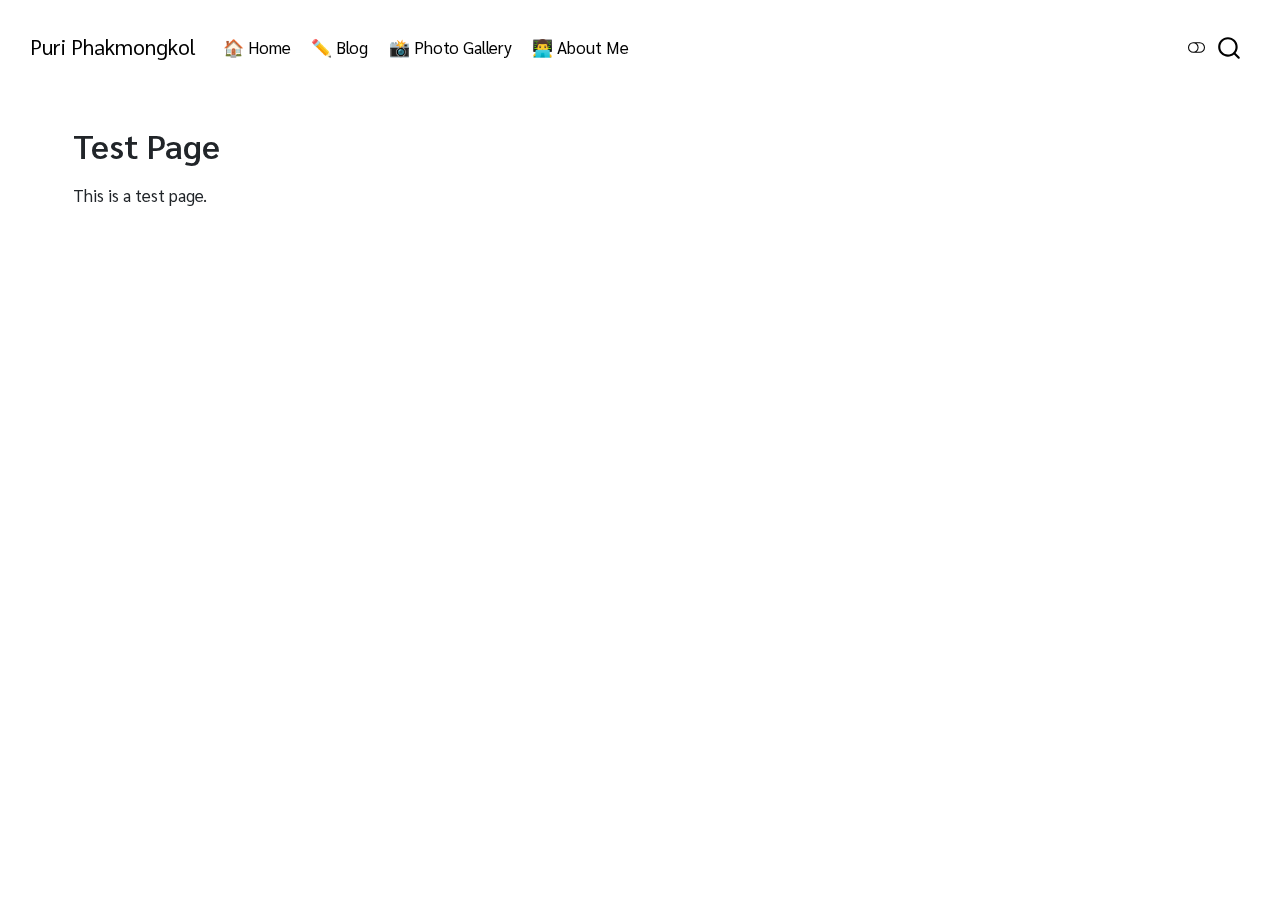
<file: pages/test.html>
<!DOCTYPE html>
<html xmlns="http://www.w3.org/1999/xhtml" lang="en" xml:lang="en"><head>

<meta charset="utf-8">
<meta name="generator" content="quarto-1.2.313">

<meta name="viewport" content="width=device-width, initial-scale=1.0, user-scalable=yes">


<title>Puri Phakmongkol - Test Page</title>
<style>
code{white-space: pre-wrap;}
span.smallcaps{font-variant: small-caps;}
div.columns{display: flex; gap: min(4vw, 1.5em);}
div.column{flex: auto; overflow-x: auto;}
div.hanging-indent{margin-left: 1.5em; text-indent: -1.5em;}
ul.task-list{list-style: none;}
ul.task-list li input[type="checkbox"] {
  width: 0.8em;
  margin: 0 0.8em 0.2em -1.6em;
  vertical-align: middle;
}
</style>


<script src="../site_libs/quarto-nav/quarto-nav.js"></script>
<script src="../site_libs/quarto-nav/headroom.min.js"></script>
<script src="../site_libs/clipboard/clipboard.min.js"></script>
<script src="../site_libs/quarto-search/autocomplete.umd.js"></script>
<script src="../site_libs/quarto-search/fuse.min.js"></script>
<script src="../site_libs/quarto-search/quarto-search.js"></script>
<meta name="quarto:offset" content="../">
<link href="../images/profile.jpg" rel="icon" type="image/jpeg">
<script src="../site_libs/quarto-html/quarto.js"></script>
<script src="../site_libs/quarto-html/popper.min.js"></script>
<script src="../site_libs/quarto-html/tippy.umd.min.js"></script>
<script src="../site_libs/quarto-html/anchor.min.js"></script>
<link href="../site_libs/quarto-html/tippy.css" rel="stylesheet">
<link href="../site_libs/quarto-html/quarto-syntax-highlighting.css" rel="stylesheet" class="quarto-color-scheme" id="quarto-text-highlighting-styles">
<link href="../site_libs/quarto-html/quarto-syntax-highlighting-dark.css" rel="prefetch" class="quarto-color-scheme quarto-color-alternate" id="quarto-text-highlighting-styles">
<script src="../site_libs/bootstrap/bootstrap.min.js"></script>
<link href="../site_libs/bootstrap/bootstrap-icons.css" rel="stylesheet">
<link href="../site_libs/bootstrap/bootstrap.min.css" rel="stylesheet" class="quarto-color-scheme" id="quarto-bootstrap" data-mode="light">
<link href="../site_libs/bootstrap/bootstrap-dark.min.css" rel="prefetch" class="quarto-color-scheme quarto-color-alternate" id="quarto-bootstrap" data-mode="dark">
<script id="quarto-search-options" type="application/json">{
  "location": "navbar",
  "copy-button": false,
  "collapse-after": 3,
  "panel-placement": "end",
  "type": "overlay",
  "limit": 20,
  "language": {
    "search-no-results-text": "No results",
    "search-matching-documents-text": "matching documents",
    "search-copy-link-title": "Copy link to search",
    "search-hide-matches-text": "Hide additional matches",
    "search-more-match-text": "more match in this document",
    "search-more-matches-text": "more matches in this document",
    "search-clear-button-title": "Clear",
    "search-detached-cancel-button-title": "Cancel",
    "search-submit-button-title": "Submit"
  }
}</script>


<link rel="stylesheet" href="../styles.css">
</head>

<body class="nav-fixed">

<div id="quarto-search-results"></div>
  <header id="quarto-header" class="headroom fixed-top">
    <nav class="navbar navbar-expand-lg navbar-dark ">
      <div class="navbar-container container-fluid">
      <div class="navbar-brand-container">
    <a class="navbar-brand" href="../index.html">
    <span class="navbar-title">Puri Phakmongkol</span>
    </a>
  </div>
          <button class="navbar-toggler" type="button" data-bs-toggle="collapse" data-bs-target="#navbarCollapse" aria-controls="navbarCollapse" aria-expanded="false" aria-label="Toggle navigation" onclick="if (window.quartoToggleHeadroom) { window.quartoToggleHeadroom(); }">
  <span class="navbar-toggler-icon"></span>
</button>
          <div class="collapse navbar-collapse" id="navbarCollapse">
            <ul class="navbar-nav navbar-nav-scroll me-auto">
  <li class="nav-item">
    <a class="nav-link" href="../index.html">
 <span class="menu-text">🏠 Home</span></a>
  </li>  
  <li class="nav-item">
    <a class="nav-link" href="../blog/index.html">
 <span class="menu-text">✏️ Blog</span></a>
  </li>  
  <li class="nav-item">
    <a class="nav-link" href="../gallery/index.html">
 <span class="menu-text">📸 Photo Gallery</span></a>
  </li>  
  <li class="nav-item">
    <a class="nav-link" href="../pages/about.html">
 <span class="menu-text">👨‍💻 About Me</span></a>
  </li>  
</ul>
              <div class="quarto-toggle-container">
                  <a href="" class="quarto-color-scheme-toggle nav-link" onclick="window.quartoToggleColorScheme(); return false;" title="Toggle dark mode"><i class="bi"></i></a>
              </div>
              <div id="quarto-search" class="" title="Search"></div>
          </div> <!-- /navcollapse -->
      </div> <!-- /container-fluid -->
    </nav>
</header>
<!-- content -->
<div id="quarto-content" class="quarto-container page-columns page-rows-contents page-layout-full page-navbar">
<!-- sidebar -->
<!-- margin-sidebar -->
    <div id="quarto-margin-sidebar" class="sidebar margin-sidebar zindex-bottom">
        
    </div>
<!-- main -->
<main class="content column-page" id="quarto-document-content">

<header id="title-block-header" class="quarto-title-block default">
<div class="quarto-title">
<h1 class="title">Test Page</h1>
</div>



<div class="quarto-title-meta">

    
  
    
  </div>
  

</header>

<p>This is a test page.</p>



</main> <!-- /main -->
<script id="quarto-html-after-body" type="application/javascript">
window.document.addEventListener("DOMContentLoaded", function (event) {
  const toggleBodyColorMode = (bsSheetEl) => {
    const mode = bsSheetEl.getAttribute("data-mode");
    const bodyEl = window.document.querySelector("body");
    if (mode === "dark") {
      bodyEl.classList.add("quarto-dark");
      bodyEl.classList.remove("quarto-light");
    } else {
      bodyEl.classList.add("quarto-light");
      bodyEl.classList.remove("quarto-dark");
    }
  }
  const toggleBodyColorPrimary = () => {
    const bsSheetEl = window.document.querySelector("link#quarto-bootstrap");
    if (bsSheetEl) {
      toggleBodyColorMode(bsSheetEl);
    }
  }
  toggleBodyColorPrimary();  
  const disableStylesheet = (stylesheets) => {
    for (let i=0; i < stylesheets.length; i++) {
      const stylesheet = stylesheets[i];
      stylesheet.rel = 'prefetch';
    }
  }
  const enableStylesheet = (stylesheets) => {
    for (let i=0; i < stylesheets.length; i++) {
      const stylesheet = stylesheets[i];
      stylesheet.rel = 'stylesheet';
    }
  }
  const manageTransitions = (selector, allowTransitions) => {
    const els = window.document.querySelectorAll(selector);
    for (let i=0; i < els.length; i++) {
      const el = els[i];
      if (allowTransitions) {
        el.classList.remove('notransition');
      } else {
        el.classList.add('notransition');
      }
    }
  }
  const toggleColorMode = (alternate) => {
    // Switch the stylesheets
    const alternateStylesheets = window.document.querySelectorAll('link.quarto-color-scheme.quarto-color-alternate');
    manageTransitions('#quarto-margin-sidebar .nav-link', false);
    if (alternate) {
      enableStylesheet(alternateStylesheets);
      for (const sheetNode of alternateStylesheets) {
        if (sheetNode.id === "quarto-bootstrap") {
          toggleBodyColorMode(sheetNode);
        }
      }
    } else {
      disableStylesheet(alternateStylesheets);
      toggleBodyColorPrimary();
    }
    manageTransitions('#quarto-margin-sidebar .nav-link', true);
    // Switch the toggles
    const toggles = window.document.querySelectorAll('.quarto-color-scheme-toggle');
    for (let i=0; i < toggles.length; i++) {
      const toggle = toggles[i];
      if (toggle) {
        if (alternate) {
          toggle.classList.add("alternate");     
        } else {
          toggle.classList.remove("alternate");
        }
      }
    }
    // Hack to workaround the fact that safari doesn't
    // properly recolor the scrollbar when toggling (#1455)
    if (navigator.userAgent.indexOf('Safari') > 0 && navigator.userAgent.indexOf('Chrome') == -1) {
      manageTransitions("body", false);
      window.scrollTo(0, 1);
      setTimeout(() => {
        window.scrollTo(0, 0);
        manageTransitions("body", true);
      }, 40);  
    }
  }
  const isFileUrl = () => { 
    return window.location.protocol === 'file:';
  }
  const hasAlternateSentinel = () => {  
    let styleSentinel = getColorSchemeSentinel();
    if (styleSentinel !== null) {
      return styleSentinel === "alternate";
    } else {
      return false;
    }
  }
  const setStyleSentinel = (alternate) => {
    const value = alternate ? "alternate" : "default";
    if (!isFileUrl()) {
      window.localStorage.setItem("quarto-color-scheme", value);
    } else {
      localAlternateSentinel = value;
    }
  }
  const getColorSchemeSentinel = () => {
    if (!isFileUrl()) {
      const storageValue = window.localStorage.getItem("quarto-color-scheme");
      return storageValue != null ? storageValue : localAlternateSentinel;
    } else {
      return localAlternateSentinel;
    }
  }
  let localAlternateSentinel = 'default';
  // Dark / light mode switch
  window.quartoToggleColorScheme = () => {
    // Read the current dark / light value 
    let toAlternate = !hasAlternateSentinel();
    toggleColorMode(toAlternate);
    setStyleSentinel(toAlternate);
  };
  // Ensure there is a toggle, if there isn't float one in the top right
  if (window.document.querySelector('.quarto-color-scheme-toggle') === null) {
    const a = window.document.createElement('a');
    a.classList.add('top-right');
    a.classList.add('quarto-color-scheme-toggle');
    a.href = "";
    a.onclick = function() { try { window.quartoToggleColorScheme(); } catch {} return false; };
    const i = window.document.createElement("i");
    i.classList.add('bi');
    a.appendChild(i);
    window.document.body.appendChild(a);
  }
  // Switch to dark mode if need be
  if (hasAlternateSentinel()) {
    toggleColorMode(true);
  } else {
    toggleColorMode(false);
  }
  const icon = "";
  const anchorJS = new window.AnchorJS();
  anchorJS.options = {
    placement: 'right',
    icon: icon
  };
  anchorJS.add('.anchored');
  const clipboard = new window.ClipboardJS('.code-copy-button', {
    target: function(trigger) {
      return trigger.previousElementSibling;
    }
  });
  clipboard.on('success', function(e) {
    // button target
    const button = e.trigger;
    // don't keep focus
    button.blur();
    // flash "checked"
    button.classList.add('code-copy-button-checked');
    var currentTitle = button.getAttribute("title");
    button.setAttribute("title", "Copied!");
    let tooltip;
    if (window.bootstrap) {
      button.setAttribute("data-bs-toggle", "tooltip");
      button.setAttribute("data-bs-placement", "left");
      button.setAttribute("data-bs-title", "Copied!");
      tooltip = new bootstrap.Tooltip(button, 
        { trigger: "manual", 
          customClass: "code-copy-button-tooltip",
          offset: [0, -8]});
      tooltip.show();    
    }
    setTimeout(function() {
      if (tooltip) {
        tooltip.hide();
        button.removeAttribute("data-bs-title");
        button.removeAttribute("data-bs-toggle");
        button.removeAttribute("data-bs-placement");
      }
      button.setAttribute("title", currentTitle);
      button.classList.remove('code-copy-button-checked');
    }, 1000);
    // clear code selection
    e.clearSelection();
  });
  function tippyHover(el, contentFn) {
    const config = {
      allowHTML: true,
      content: contentFn,
      maxWidth: 500,
      delay: 100,
      arrow: false,
      appendTo: function(el) {
          return el.parentElement;
      },
      interactive: true,
      interactiveBorder: 10,
      theme: 'quarto',
      placement: 'bottom-start'
    };
    window.tippy(el, config); 
  }
  const noterefs = window.document.querySelectorAll('a[role="doc-noteref"]');
  for (var i=0; i<noterefs.length; i++) {
    const ref = noterefs[i];
    tippyHover(ref, function() {
      // use id or data attribute instead here
      let href = ref.getAttribute('data-footnote-href') || ref.getAttribute('href');
      try { href = new URL(href).hash; } catch {}
      const id = href.replace(/^#\/?/, "");
      const note = window.document.getElementById(id);
      return note.innerHTML;
    });
  }
  const findCites = (el) => {
    const parentEl = el.parentElement;
    if (parentEl) {
      const cites = parentEl.dataset.cites;
      if (cites) {
        return {
          el,
          cites: cites.split(' ')
        };
      } else {
        return findCites(el.parentElement)
      }
    } else {
      return undefined;
    }
  };
  var bibliorefs = window.document.querySelectorAll('a[role="doc-biblioref"]');
  for (var i=0; i<bibliorefs.length; i++) {
    const ref = bibliorefs[i];
    const citeInfo = findCites(ref);
    if (citeInfo) {
      tippyHover(citeInfo.el, function() {
        var popup = window.document.createElement('div');
        citeInfo.cites.forEach(function(cite) {
          var citeDiv = window.document.createElement('div');
          citeDiv.classList.add('hanging-indent');
          citeDiv.classList.add('csl-entry');
          var biblioDiv = window.document.getElementById('ref-' + cite);
          if (biblioDiv) {
            citeDiv.innerHTML = biblioDiv.innerHTML;
          }
          popup.appendChild(citeDiv);
        });
        return popup.innerHTML;
      });
    }
  }
});
</script>
</div> <!-- /content -->



</body></html>
</file>
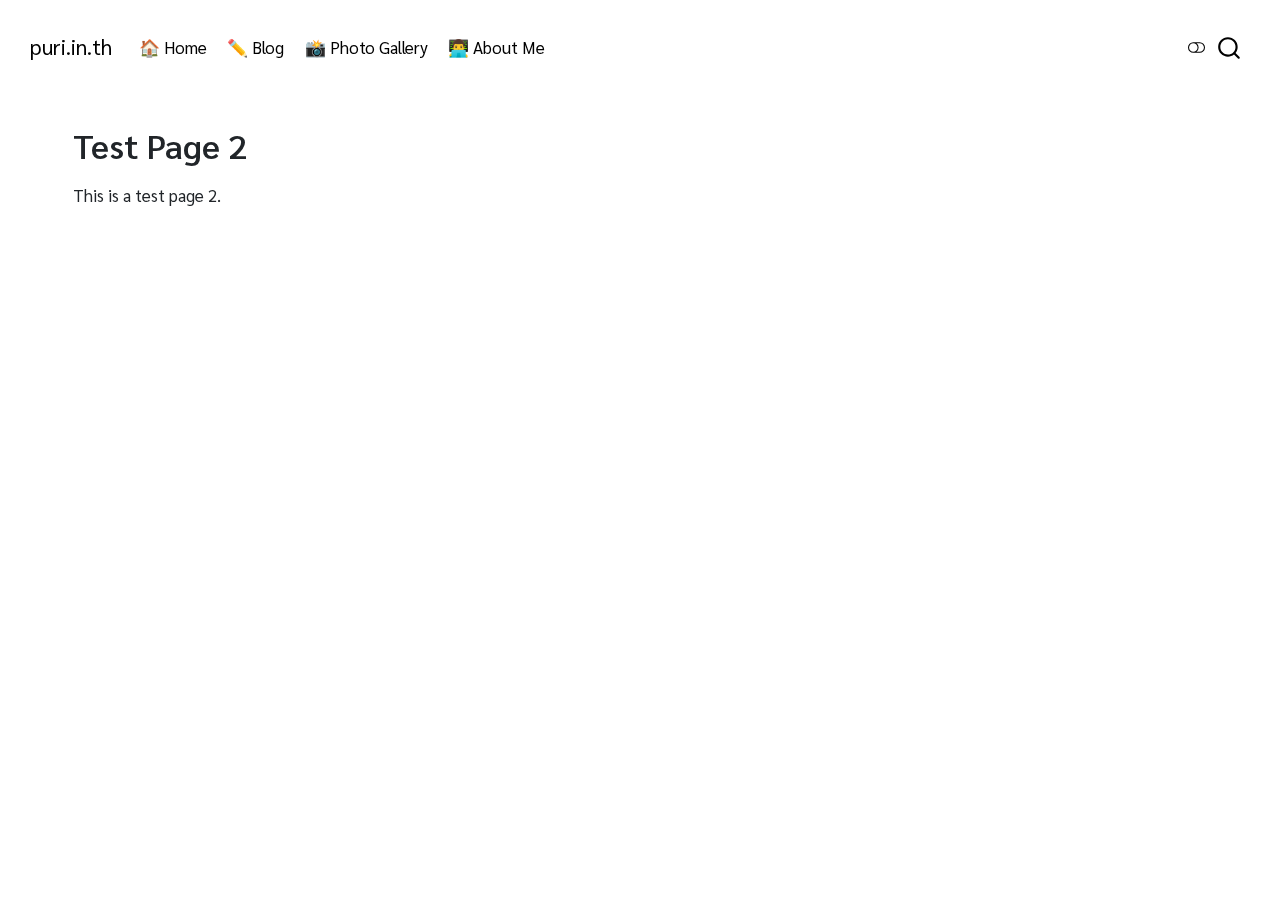
<file: pages/test_2.html>
<!DOCTYPE html>
<html xmlns="http://www.w3.org/1999/xhtml" lang="en" xml:lang="en"><head>

<meta charset="utf-8">
<meta name="generator" content="quarto-1.2.313">

<meta name="viewport" content="width=device-width, initial-scale=1.0, user-scalable=yes">


<title>puri.in.th - Test Page 2</title>
<style>
code{white-space: pre-wrap;}
span.smallcaps{font-variant: small-caps;}
div.columns{display: flex; gap: min(4vw, 1.5em);}
div.column{flex: auto; overflow-x: auto;}
div.hanging-indent{margin-left: 1.5em; text-indent: -1.5em;}
ul.task-list{list-style: none;}
ul.task-list li input[type="checkbox"] {
  width: 0.8em;
  margin: 0 0.8em 0.2em -1.6em;
  vertical-align: middle;
}
</style>


<script src="../site_libs/quarto-nav/quarto-nav.js"></script>
<script src="../site_libs/quarto-nav/headroom.min.js"></script>
<script src="../site_libs/clipboard/clipboard.min.js"></script>
<script src="../site_libs/quarto-search/autocomplete.umd.js"></script>
<script src="../site_libs/quarto-search/fuse.min.js"></script>
<script src="../site_libs/quarto-search/quarto-search.js"></script>
<meta name="quarto:offset" content="../">
<link href="../images/profile.jpg" rel="icon" type="image/jpeg">
<script src="../site_libs/quarto-html/quarto.js"></script>
<script src="../site_libs/quarto-html/popper.min.js"></script>
<script src="../site_libs/quarto-html/tippy.umd.min.js"></script>
<script src="../site_libs/quarto-html/anchor.min.js"></script>
<link href="../site_libs/quarto-html/tippy.css" rel="stylesheet">
<link href="../site_libs/quarto-html/quarto-syntax-highlighting.css" rel="stylesheet" class="quarto-color-scheme" id="quarto-text-highlighting-styles">
<link href="../site_libs/quarto-html/quarto-syntax-highlighting-dark.css" rel="prefetch" class="quarto-color-scheme quarto-color-alternate" id="quarto-text-highlighting-styles">
<script src="../site_libs/bootstrap/bootstrap.min.js"></script>
<link href="../site_libs/bootstrap/bootstrap-icons.css" rel="stylesheet">
<link href="../site_libs/bootstrap/bootstrap.min.css" rel="stylesheet" class="quarto-color-scheme" id="quarto-bootstrap" data-mode="light">
<link href="../site_libs/bootstrap/bootstrap-dark.min.css" rel="prefetch" class="quarto-color-scheme quarto-color-alternate" id="quarto-bootstrap" data-mode="dark">
<script id="quarto-search-options" type="application/json">{
  "location": "navbar",
  "copy-button": false,
  "collapse-after": 3,
  "panel-placement": "end",
  "type": "overlay",
  "limit": 20,
  "language": {
    "search-no-results-text": "No results",
    "search-matching-documents-text": "matching documents",
    "search-copy-link-title": "Copy link to search",
    "search-hide-matches-text": "Hide additional matches",
    "search-more-match-text": "more match in this document",
    "search-more-matches-text": "more matches in this document",
    "search-clear-button-title": "Clear",
    "search-detached-cancel-button-title": "Cancel",
    "search-submit-button-title": "Submit"
  }
}</script>


<link rel="stylesheet" href="../styles.css">
</head>

<body class="nav-fixed">

<div id="quarto-search-results"></div>
  <header id="quarto-header" class="headroom fixed-top">
    <nav class="navbar navbar-expand-lg navbar-dark ">
      <div class="navbar-container container-fluid">
      <div class="navbar-brand-container">
    <a class="navbar-brand" href="../index.html">
    <span class="navbar-title">puri.in.th</span>
    </a>
  </div>
          <button class="navbar-toggler" type="button" data-bs-toggle="collapse" data-bs-target="#navbarCollapse" aria-controls="navbarCollapse" aria-expanded="false" aria-label="Toggle navigation" onclick="if (window.quartoToggleHeadroom) { window.quartoToggleHeadroom(); }">
  <span class="navbar-toggler-icon"></span>
</button>
          <div class="collapse navbar-collapse" id="navbarCollapse">
            <ul class="navbar-nav navbar-nav-scroll me-auto">
  <li class="nav-item">
    <a class="nav-link" href="../index.html">
 <span class="menu-text">🏠 Home</span></a>
  </li>  
  <li class="nav-item">
    <a class="nav-link" href="../blog/index.html">
 <span class="menu-text">✏️ Blog</span></a>
  </li>  
  <li class="nav-item">
    <a class="nav-link" href="../gallery/index.html">
 <span class="menu-text">📸 Photo Gallery</span></a>
  </li>  
  <li class="nav-item">
    <a class="nav-link" href="../pages/about.html">
 <span class="menu-text">👨‍💻 About Me</span></a>
  </li>  
</ul>
              <div class="quarto-toggle-container">
                  <a href="" class="quarto-color-scheme-toggle nav-link" onclick="window.quartoToggleColorScheme(); return false;" title="Toggle dark mode"><i class="bi"></i></a>
              </div>
              <div id="quarto-search" class="" title="Search"></div>
          </div> <!-- /navcollapse -->
      </div> <!-- /container-fluid -->
    </nav>
</header>
<!-- content -->
<div id="quarto-content" class="quarto-container page-columns page-rows-contents page-layout-full page-navbar">
<!-- sidebar -->
<!-- margin-sidebar -->
    <div id="quarto-margin-sidebar" class="sidebar margin-sidebar zindex-bottom">
        
    </div>
<!-- main -->
<main class="content column-page" id="quarto-document-content">

<header id="title-block-header" class="quarto-title-block default">
<div class="quarto-title">
<h1 class="title">Test Page 2</h1>
</div>



<div class="quarto-title-meta">

    
  
    
  </div>
  

</header>

<p>This is a test page 2.</p>



</main> <!-- /main -->
<script id="quarto-html-after-body" type="application/javascript">
window.document.addEventListener("DOMContentLoaded", function (event) {
  const toggleBodyColorMode = (bsSheetEl) => {
    const mode = bsSheetEl.getAttribute("data-mode");
    const bodyEl = window.document.querySelector("body");
    if (mode === "dark") {
      bodyEl.classList.add("quarto-dark");
      bodyEl.classList.remove("quarto-light");
    } else {
      bodyEl.classList.add("quarto-light");
      bodyEl.classList.remove("quarto-dark");
    }
  }
  const toggleBodyColorPrimary = () => {
    const bsSheetEl = window.document.querySelector("link#quarto-bootstrap");
    if (bsSheetEl) {
      toggleBodyColorMode(bsSheetEl);
    }
  }
  toggleBodyColorPrimary();  
  const disableStylesheet = (stylesheets) => {
    for (let i=0; i < stylesheets.length; i++) {
      const stylesheet = stylesheets[i];
      stylesheet.rel = 'prefetch';
    }
  }
  const enableStylesheet = (stylesheets) => {
    for (let i=0; i < stylesheets.length; i++) {
      const stylesheet = stylesheets[i];
      stylesheet.rel = 'stylesheet';
    }
  }
  const manageTransitions = (selector, allowTransitions) => {
    const els = window.document.querySelectorAll(selector);
    for (let i=0; i < els.length; i++) {
      const el = els[i];
      if (allowTransitions) {
        el.classList.remove('notransition');
      } else {
        el.classList.add('notransition');
      }
    }
  }
  const toggleColorMode = (alternate) => {
    // Switch the stylesheets
    const alternateStylesheets = window.document.querySelectorAll('link.quarto-color-scheme.quarto-color-alternate');
    manageTransitions('#quarto-margin-sidebar .nav-link', false);
    if (alternate) {
      enableStylesheet(alternateStylesheets);
      for (const sheetNode of alternateStylesheets) {
        if (sheetNode.id === "quarto-bootstrap") {
          toggleBodyColorMode(sheetNode);
        }
      }
    } else {
      disableStylesheet(alternateStylesheets);
      toggleBodyColorPrimary();
    }
    manageTransitions('#quarto-margin-sidebar .nav-link', true);
    // Switch the toggles
    const toggles = window.document.querySelectorAll('.quarto-color-scheme-toggle');
    for (let i=0; i < toggles.length; i++) {
      const toggle = toggles[i];
      if (toggle) {
        if (alternate) {
          toggle.classList.add("alternate");     
        } else {
          toggle.classList.remove("alternate");
        }
      }
    }
    // Hack to workaround the fact that safari doesn't
    // properly recolor the scrollbar when toggling (#1455)
    if (navigator.userAgent.indexOf('Safari') > 0 && navigator.userAgent.indexOf('Chrome') == -1) {
      manageTransitions("body", false);
      window.scrollTo(0, 1);
      setTimeout(() => {
        window.scrollTo(0, 0);
        manageTransitions("body", true);
      }, 40);  
    }
  }
  const isFileUrl = () => { 
    return window.location.protocol === 'file:';
  }
  const hasAlternateSentinel = () => {  
    let styleSentinel = getColorSchemeSentinel();
    if (styleSentinel !== null) {
      return styleSentinel === "alternate";
    } else {
      return false;
    }
  }
  const setStyleSentinel = (alternate) => {
    const value = alternate ? "alternate" : "default";
    if (!isFileUrl()) {
      window.localStorage.setItem("quarto-color-scheme", value);
    } else {
      localAlternateSentinel = value;
    }
  }
  const getColorSchemeSentinel = () => {
    if (!isFileUrl()) {
      const storageValue = window.localStorage.getItem("quarto-color-scheme");
      return storageValue != null ? storageValue : localAlternateSentinel;
    } else {
      return localAlternateSentinel;
    }
  }
  let localAlternateSentinel = 'default';
  // Dark / light mode switch
  window.quartoToggleColorScheme = () => {
    // Read the current dark / light value 
    let toAlternate = !hasAlternateSentinel();
    toggleColorMode(toAlternate);
    setStyleSentinel(toAlternate);
  };
  // Ensure there is a toggle, if there isn't float one in the top right
  if (window.document.querySelector('.quarto-color-scheme-toggle') === null) {
    const a = window.document.createElement('a');
    a.classList.add('top-right');
    a.classList.add('quarto-color-scheme-toggle');
    a.href = "";
    a.onclick = function() { try { window.quartoToggleColorScheme(); } catch {} return false; };
    const i = window.document.createElement("i");
    i.classList.add('bi');
    a.appendChild(i);
    window.document.body.appendChild(a);
  }
  // Switch to dark mode if need be
  if (hasAlternateSentinel()) {
    toggleColorMode(true);
  } else {
    toggleColorMode(false);
  }
  const icon = "";
  const anchorJS = new window.AnchorJS();
  anchorJS.options = {
    placement: 'right',
    icon: icon
  };
  anchorJS.add('.anchored');
  const clipboard = new window.ClipboardJS('.code-copy-button', {
    target: function(trigger) {
      return trigger.previousElementSibling;
    }
  });
  clipboard.on('success', function(e) {
    // button target
    const button = e.trigger;
    // don't keep focus
    button.blur();
    // flash "checked"
    button.classList.add('code-copy-button-checked');
    var currentTitle = button.getAttribute("title");
    button.setAttribute("title", "Copied!");
    let tooltip;
    if (window.bootstrap) {
      button.setAttribute("data-bs-toggle", "tooltip");
      button.setAttribute("data-bs-placement", "left");
      button.setAttribute("data-bs-title", "Copied!");
      tooltip = new bootstrap.Tooltip(button, 
        { trigger: "manual", 
          customClass: "code-copy-button-tooltip",
          offset: [0, -8]});
      tooltip.show();    
    }
    setTimeout(function() {
      if (tooltip) {
        tooltip.hide();
        button.removeAttribute("data-bs-title");
        button.removeAttribute("data-bs-toggle");
        button.removeAttribute("data-bs-placement");
      }
      button.setAttribute("title", currentTitle);
      button.classList.remove('code-copy-button-checked');
    }, 1000);
    // clear code selection
    e.clearSelection();
  });
  function tippyHover(el, contentFn) {
    const config = {
      allowHTML: true,
      content: contentFn,
      maxWidth: 500,
      delay: 100,
      arrow: false,
      appendTo: function(el) {
          return el.parentElement;
      },
      interactive: true,
      interactiveBorder: 10,
      theme: 'quarto',
      placement: 'bottom-start'
    };
    window.tippy(el, config); 
  }
  const noterefs = window.document.querySelectorAll('a[role="doc-noteref"]');
  for (var i=0; i<noterefs.length; i++) {
    const ref = noterefs[i];
    tippyHover(ref, function() {
      // use id or data attribute instead here
      let href = ref.getAttribute('data-footnote-href') || ref.getAttribute('href');
      try { href = new URL(href).hash; } catch {}
      const id = href.replace(/^#\/?/, "");
      const note = window.document.getElementById(id);
      return note.innerHTML;
    });
  }
  const findCites = (el) => {
    const parentEl = el.parentElement;
    if (parentEl) {
      const cites = parentEl.dataset.cites;
      if (cites) {
        return {
          el,
          cites: cites.split(' ')
        };
      } else {
        return findCites(el.parentElement)
      }
    } else {
      return undefined;
    }
  };
  var bibliorefs = window.document.querySelectorAll('a[role="doc-biblioref"]');
  for (var i=0; i<bibliorefs.length; i++) {
    const ref = bibliorefs[i];
    const citeInfo = findCites(ref);
    if (citeInfo) {
      tippyHover(citeInfo.el, function() {
        var popup = window.document.createElement('div');
        citeInfo.cites.forEach(function(cite) {
          var citeDiv = window.document.createElement('div');
          citeDiv.classList.add('hanging-indent');
          citeDiv.classList.add('csl-entry');
          var biblioDiv = window.document.getElementById('ref-' + cite);
          if (biblioDiv) {
            citeDiv.innerHTML = biblioDiv.innerHTML;
          }
          popup.appendChild(citeDiv);
        });
        return popup.innerHTML;
      });
    }
  }
});
</script>
</div> <!-- /content -->



</body></html>
</file>
<file: _site/site_libs/quarto-html/tippy.css>
.tippy-box[data-animation=fade][data-state=hidden]{opacity:0}[data-tippy-root]{max-width:calc(100vw - 10px)}.tippy-box{position:relative;background-color:#333;color:#fff;border-radius:4px;font-size:14px;line-height:1.4;white-space:normal;outline:0;transition-property:transform,visibility,opacity}.tippy-box[data-placement^=top]>.tippy-arrow{bottom:0}.tippy-box[data-placement^=top]>.tippy-arrow:before{bottom:-7px;left:0;border-width:8px 8px 0;border-top-color:initial;transform-origin:center top}.tippy-box[data-placement^=bottom]>.tippy-arrow{top:0}.tippy-box[data-placement^=bottom]>.tippy-arrow:before{top:-7px;left:0;border-width:0 8px 8px;border-bottom-color:initial;transform-origin:center bottom}.tippy-box[data-placement^=left]>.tippy-arrow{right:0}.tippy-box[data-placement^=left]>.tippy-arrow:before{border-width:8px 0 8px 8px;border-left-color:initial;right:-7px;transform-origin:center left}.tippy-box[data-placement^=right]>.tippy-arrow{left:0}.tippy-box[data-placement^=right]>.tippy-arrow:before{left:-7px;border-width:8px 8px 8px 0;border-right-color:initial;transform-origin:center right}.tippy-box[data-inertia][data-state=visible]{transition-timing-function:cubic-bezier(.54,1.5,.38,1.11)}.tippy-arrow{width:16px;height:16px;color:#333}.tippy-arrow:before{content:"";position:absolute;border-color:transparent;border-style:solid}.tippy-content{position:relative;padding:5px 9px;z-index:1}
</file>
<file: _site/site_libs/quarto-html/quarto-syntax-highlighting.css>
/* quarto syntax highlight colors */
:root {
  --quarto-hl-ot-color: #003B4F;
  --quarto-hl-at-color: #657422;
  --quarto-hl-ss-color: #20794D;
  --quarto-hl-an-color: #5E5E5E;
  --quarto-hl-fu-color: #4758AB;
  --quarto-hl-st-color: #20794D;
  --quarto-hl-cf-color: #003B4F;
  --quarto-hl-op-color: #5E5E5E;
  --quarto-hl-er-color: #AD0000;
  --quarto-hl-bn-color: #AD0000;
  --quarto-hl-al-color: #AD0000;
  --quarto-hl-va-color: #111111;
  --quarto-hl-bu-color: inherit;
  --quarto-hl-ex-color: inherit;
  --quarto-hl-pp-color: #AD0000;
  --quarto-hl-in-color: #5E5E5E;
  --quarto-hl-vs-color: #20794D;
  --quarto-hl-wa-color: #5E5E5E;
  --quarto-hl-do-color: #5E5E5E;
  --quarto-hl-im-color: #00769E;
  --quarto-hl-ch-color: #20794D;
  --quarto-hl-dt-color: #AD0000;
  --quarto-hl-fl-color: #AD0000;
  --quarto-hl-co-color: #5E5E5E;
  --quarto-hl-cv-color: #5E5E5E;
  --quarto-hl-cn-color: #8f5902;
  --quarto-hl-sc-color: #5E5E5E;
  --quarto-hl-dv-color: #AD0000;
  --quarto-hl-kw-color: #003B4F;
}

/* other quarto variables */
:root {
  --quarto-font-monospace: SFMono-Regular, Menlo, Monaco, Consolas, "Liberation Mono", "Courier New", monospace;
}

pre > code.sourceCode > span {
  color: #003B4F;
}

code span {
  color: #003B4F;
}

code.sourceCode > span {
  color: #003B4F;
}

div.sourceCode,
div.sourceCode pre.sourceCode {
  color: #003B4F;
}

code span.ot {
  color: #003B4F;
}

code span.at {
  color: #657422;
}

code span.ss {
  color: #20794D;
}

code span.an {
  color: #5E5E5E;
}

code span.fu {
  color: #4758AB;
}

code span.st {
  color: #20794D;
}

code span.cf {
  color: #003B4F;
}

code span.op {
  color: #5E5E5E;
}

code span.er {
  color: #AD0000;
}

code span.bn {
  color: #AD0000;
}

code span.al {
  color: #AD0000;
}

code span.va {
  color: #111111;
}

code span.pp {
  color: #AD0000;
}

code span.in {
  color: #5E5E5E;
}

code span.vs {
  color: #20794D;
}

code span.wa {
  color: #5E5E5E;
  font-style: italic;
}

code span.do {
  color: #5E5E5E;
  font-style: italic;
}

code span.im {
  color: #00769E;
}

code span.ch {
  color: #20794D;
}

code span.dt {
  color: #AD0000;
}

code span.fl {
  color: #AD0000;
}

code span.co {
  color: #5E5E5E;
}

code span.cv {
  color: #5E5E5E;
  font-style: italic;
}

code span.cn {
  color: #8f5902;
}

code span.sc {
  color: #5E5E5E;
}

code span.dv {
  color: #AD0000;
}

code span.kw {
  color: #003B4F;
}

.prevent-inlining {
  content: "</";
}

/*# sourceMappingURL=debc5d5d77c3f9108843748ff7464032.css.map */
</file>
<file: _site/site_libs/quarto-html/quarto-syntax-highlighting-dark.css>
/* quarto syntax highlight colors */
:root {
  --quarto-hl-al-color: #f07178;
  --quarto-hl-an-color: #d4d0ab;
  --quarto-hl-at-color: #00e0e0;
  --quarto-hl-bn-color: #d4d0ab;
  --quarto-hl-bu-color: #abe338;
  --quarto-hl-ch-color: #abe338;
  --quarto-hl-co-color: #f8f8f2;
  --quarto-hl-cv-color: #ffd700;
  --quarto-hl-cn-color: #ffd700;
  --quarto-hl-cf-color: #ffa07a;
  --quarto-hl-dt-color: #ffa07a;
  --quarto-hl-dv-color: #d4d0ab;
  --quarto-hl-do-color: #f8f8f2;
  --quarto-hl-er-color: #f07178;
  --quarto-hl-ex-color: #00e0e0;
  --quarto-hl-fl-color: #d4d0ab;
  --quarto-hl-fu-color: #ffa07a;
  --quarto-hl-im-color: #abe338;
  --quarto-hl-in-color: #d4d0ab;
  --quarto-hl-kw-color: #ffa07a;
  --quarto-hl-op-color: #ffa07a;
  --quarto-hl-ot-color: #00e0e0;
  --quarto-hl-pp-color: #dcc6e0;
  --quarto-hl-re-color: #00e0e0;
  --quarto-hl-sc-color: #abe338;
  --quarto-hl-ss-color: #abe338;
  --quarto-hl-st-color: #abe338;
  --quarto-hl-va-color: #00e0e0;
  --quarto-hl-vs-color: #abe338;
  --quarto-hl-wa-color: #dcc6e0;
}

/* other quarto variables */
:root {
  --quarto-font-monospace: SFMono-Regular, Menlo, Monaco, Consolas, "Liberation Mono", "Courier New", monospace;
}

code span.al {
  font-weight: bold;
  color: #f07178;
}

code span.an {
  color: #d4d0ab;
}

code span.at {
  color: #00e0e0;
}

code span.bn {
  color: #d4d0ab;
}

code span.bu {
  color: #abe338;
}

code span.ch {
  color: #abe338;
}

code span.co {
  font-style: italic;
  color: #f8f8f2;
}

code span.cv {
  color: #ffd700;
}

code span.cn {
  color: #ffd700;
}

code span.cf {
  font-weight: bold;
  color: #ffa07a;
}

code span.dt {
  color: #ffa07a;
}

code span.dv {
  color: #d4d0ab;
}

code span.do {
  color: #f8f8f2;
}

code span.er {
  color: #f07178;
  text-decoration: underline;
}

code span.ex {
  font-weight: bold;
  color: #00e0e0;
}

code span.fl {
  color: #d4d0ab;
}

code span.fu {
  color: #ffa07a;
}

code span.im {
  color: #abe338;
}

code span.in {
  color: #d4d0ab;
}

code span.kw {
  font-weight: bold;
  color: #ffa07a;
}

pre > code.sourceCode > span {
  color: #f8f8f2;
}

code span {
  color: #f8f8f2;
}

code.sourceCode > span {
  color: #f8f8f2;
}

div.sourceCode,
div.sourceCode pre.sourceCode {
  color: #f8f8f2;
}

code span.op {
  color: #ffa07a;
}

code span.ot {
  color: #00e0e0;
}

code span.pp {
  color: #dcc6e0;
}

code span.re {
  color: #00e0e0;
}

code span.sc {
  color: #abe338;
}

code span.ss {
  color: #abe338;
}

code span.st {
  color: #abe338;
}

code span.va {
  color: #00e0e0;
}

code span.vs {
  color: #abe338;
}

code span.wa {
  color: #dcc6e0;
}

.prevent-inlining {
  content: "</";
}

/*# sourceMappingURL=935a306eefa94366c21e1a970dddb765.css.map */
</file>
<file: _site/styles.css>
/* css styles */
</file>
<file: site_libs/quarto-html/tippy.css>
.tippy-box[data-animation=fade][data-state=hidden]{opacity:0}[data-tippy-root]{max-width:calc(100vw - 10px)}.tippy-box{position:relative;background-color:#333;color:#fff;border-radius:4px;font-size:14px;line-height:1.4;white-space:normal;outline:0;transition-property:transform,visibility,opacity}.tippy-box[data-placement^=top]>.tippy-arrow{bottom:0}.tippy-box[data-placement^=top]>.tippy-arrow:before{bottom:-7px;left:0;border-width:8px 8px 0;border-top-color:initial;transform-origin:center top}.tippy-box[data-placement^=bottom]>.tippy-arrow{top:0}.tippy-box[data-placement^=bottom]>.tippy-arrow:before{top:-7px;left:0;border-width:0 8px 8px;border-bottom-color:initial;transform-origin:center bottom}.tippy-box[data-placement^=left]>.tippy-arrow{right:0}.tippy-box[data-placement^=left]>.tippy-arrow:before{border-width:8px 0 8px 8px;border-left-color:initial;right:-7px;transform-origin:center left}.tippy-box[data-placement^=right]>.tippy-arrow{left:0}.tippy-box[data-placement^=right]>.tippy-arrow:before{left:-7px;border-width:8px 8px 8px 0;border-right-color:initial;transform-origin:center right}.tippy-box[data-inertia][data-state=visible]{transition-timing-function:cubic-bezier(.54,1.5,.38,1.11)}.tippy-arrow{width:16px;height:16px;color:#333}.tippy-arrow:before{content:"";position:absolute;border-color:transparent;border-style:solid}.tippy-content{position:relative;padding:5px 9px;z-index:1}
</file>
<file: site_libs/quarto-html/quarto-syntax-highlighting.css>
/* quarto syntax highlight colors */
:root {
  --quarto-hl-ot-color: #003B4F;
  --quarto-hl-at-color: #657422;
  --quarto-hl-ss-color: #20794D;
  --quarto-hl-an-color: #5E5E5E;
  --quarto-hl-fu-color: #4758AB;
  --quarto-hl-st-color: #20794D;
  --quarto-hl-cf-color: #003B4F;
  --quarto-hl-op-color: #5E5E5E;
  --quarto-hl-er-color: #AD0000;
  --quarto-hl-bn-color: #AD0000;
  --quarto-hl-al-color: #AD0000;
  --quarto-hl-va-color: #111111;
  --quarto-hl-bu-color: inherit;
  --quarto-hl-ex-color: inherit;
  --quarto-hl-pp-color: #AD0000;
  --quarto-hl-in-color: #5E5E5E;
  --quarto-hl-vs-color: #20794D;
  --quarto-hl-wa-color: #5E5E5E;
  --quarto-hl-do-color: #5E5E5E;
  --quarto-hl-im-color: #00769E;
  --quarto-hl-ch-color: #20794D;
  --quarto-hl-dt-color: #AD0000;
  --quarto-hl-fl-color: #AD0000;
  --quarto-hl-co-color: #5E5E5E;
  --quarto-hl-cv-color: #5E5E5E;
  --quarto-hl-cn-color: #8f5902;
  --quarto-hl-sc-color: #5E5E5E;
  --quarto-hl-dv-color: #AD0000;
  --quarto-hl-kw-color: #003B4F;
}

/* other quarto variables */
:root {
  --quarto-font-monospace: "Fira Code";
}

pre > code.sourceCode > span {
  color: #003B4F;
}

code span {
  color: #003B4F;
}

code.sourceCode > span {
  color: #003B4F;
}

div.sourceCode,
div.sourceCode pre.sourceCode {
  color: #003B4F;
}

code span.ot {
  color: #003B4F;
  font-style: inherit;
}

code span.at {
  color: #657422;
  font-style: inherit;
}

code span.ss {
  color: #20794D;
  font-style: inherit;
}

code span.an {
  color: #5E5E5E;
  font-style: inherit;
}

code span.fu {
  color: #4758AB;
  font-style: inherit;
}

code span.st {
  color: #20794D;
  font-style: inherit;
}

code span.cf {
  color: #003B4F;
  font-weight: bold;
  font-style: inherit;
}

code span.op {
  color: #5E5E5E;
  font-style: inherit;
}

code span.er {
  color: #AD0000;
  font-style: inherit;
}

code span.bn {
  color: #AD0000;
  font-style: inherit;
}

code span.al {
  color: #AD0000;
  font-style: inherit;
}

code span.va {
  color: #111111;
  font-style: inherit;
}

code span.bu {
  font-style: inherit;
}

code span.ex {
  font-style: inherit;
}

code span.pp {
  color: #AD0000;
  font-style: inherit;
}

code span.in {
  color: #5E5E5E;
  font-style: inherit;
}

code span.vs {
  color: #20794D;
  font-style: inherit;
}

code span.wa {
  color: #5E5E5E;
  font-style: italic;
}

code span.do {
  color: #5E5E5E;
  font-style: italic;
}

code span.im {
  color: #00769E;
  font-style: inherit;
}

code span.ch {
  color: #20794D;
  font-style: inherit;
}

code span.dt {
  color: #AD0000;
  font-style: inherit;
}

code span.fl {
  color: #AD0000;
  font-style: inherit;
}

code span.co {
  color: #5E5E5E;
  font-style: inherit;
}

code span.cv {
  color: #5E5E5E;
  font-style: italic;
}

code span.cn {
  color: #8f5902;
  font-style: inherit;
}

code span.sc {
  color: #5E5E5E;
  font-style: inherit;
}

code span.dv {
  color: #AD0000;
  font-style: inherit;
}

code span.kw {
  color: #003B4F;
  font-weight: bold;
  font-style: inherit;
}

.prevent-inlining {
  content: "</";
}

/*# sourceMappingURL=debc5d5d77c3f9108843748ff7464032.css.map */
</file>
<file: site_libs/quarto-html/quarto-syntax-highlighting-dark.css>
/* quarto syntax highlight colors */
:root {
  --quarto-hl-al-color: #f07178;
  --quarto-hl-an-color: #d4d0ab;
  --quarto-hl-at-color: #00e0e0;
  --quarto-hl-bn-color: #d4d0ab;
  --quarto-hl-bu-color: #abe338;
  --quarto-hl-ch-color: #abe338;
  --quarto-hl-co-color: #f8f8f2;
  --quarto-hl-cv-color: #ffd700;
  --quarto-hl-cn-color: #ffd700;
  --quarto-hl-cf-color: #ffa07a;
  --quarto-hl-dt-color: #ffa07a;
  --quarto-hl-dv-color: #d4d0ab;
  --quarto-hl-do-color: #f8f8f2;
  --quarto-hl-er-color: #f07178;
  --quarto-hl-ex-color: #00e0e0;
  --quarto-hl-fl-color: #d4d0ab;
  --quarto-hl-fu-color: #ffa07a;
  --quarto-hl-im-color: #abe338;
  --quarto-hl-in-color: #d4d0ab;
  --quarto-hl-kw-color: #ffa07a;
  --quarto-hl-op-color: #ffa07a;
  --quarto-hl-ot-color: #00e0e0;
  --quarto-hl-pp-color: #dcc6e0;
  --quarto-hl-re-color: #00e0e0;
  --quarto-hl-sc-color: #abe338;
  --quarto-hl-ss-color: #abe338;
  --quarto-hl-st-color: #abe338;
  --quarto-hl-va-color: #00e0e0;
  --quarto-hl-vs-color: #abe338;
  --quarto-hl-wa-color: #dcc6e0;
}

/* other quarto variables */
:root {
  --quarto-font-monospace: SFMono-Regular, Menlo, Monaco, Consolas, "Liberation Mono", "Courier New", monospace;
}

code span.al {
  font-weight: bold;
  color: #f07178;
}

code span.an {
  color: #d4d0ab;
}

code span.at {
  color: #00e0e0;
}

code span.bn {
  color: #d4d0ab;
}

code span.bu {
  color: #abe338;
}

code span.ch {
  color: #abe338;
}

code span.co {
  font-style: italic;
  color: #f8f8f2;
}

code span.cv {
  color: #ffd700;
}

code span.cn {
  color: #ffd700;
}

code span.cf {
  font-weight: bold;
  color: #ffa07a;
}

code span.dt {
  color: #ffa07a;
}

code span.dv {
  color: #d4d0ab;
}

code span.do {
  color: #f8f8f2;
}

code span.er {
  color: #f07178;
  text-decoration: underline;
}

code span.ex {
  font-weight: bold;
  color: #00e0e0;
}

code span.fl {
  color: #d4d0ab;
}

code span.fu {
  color: #ffa07a;
}

code span.im {
  color: #abe338;
}

code span.in {
  color: #d4d0ab;
}

code span.kw {
  font-weight: bold;
  color: #ffa07a;
}

pre > code.sourceCode > span {
  color: #f8f8f2;
}

code span {
  color: #f8f8f2;
}

code.sourceCode > span {
  color: #f8f8f2;
}

div.sourceCode,
div.sourceCode pre.sourceCode {
  color: #f8f8f2;
}

code span.op {
  color: #ffa07a;
}

code span.ot {
  color: #00e0e0;
}

code span.pp {
  color: #dcc6e0;
}

code span.re {
  color: #00e0e0;
}

code span.sc {
  color: #abe338;
}

code span.ss {
  color: #abe338;
}

code span.st {
  color: #abe338;
}

code span.va {
  color: #00e0e0;
}

code span.vs {
  color: #abe338;
}

code span.wa {
  color: #dcc6e0;
}

.prevent-inlining {
  content: "</";
}

/*# sourceMappingURL=935a306eefa94366c21e1a970dddb765.css.map */
</file>
<file: styles.css>
/* css styles */
.text-muted {
    --bs-text-opacity: 1;
    color: #e7e5e2 !important;
}

.text-hero {
    --bs-text-opacity: 1;
    color: #959595 !important;
}
</file>
